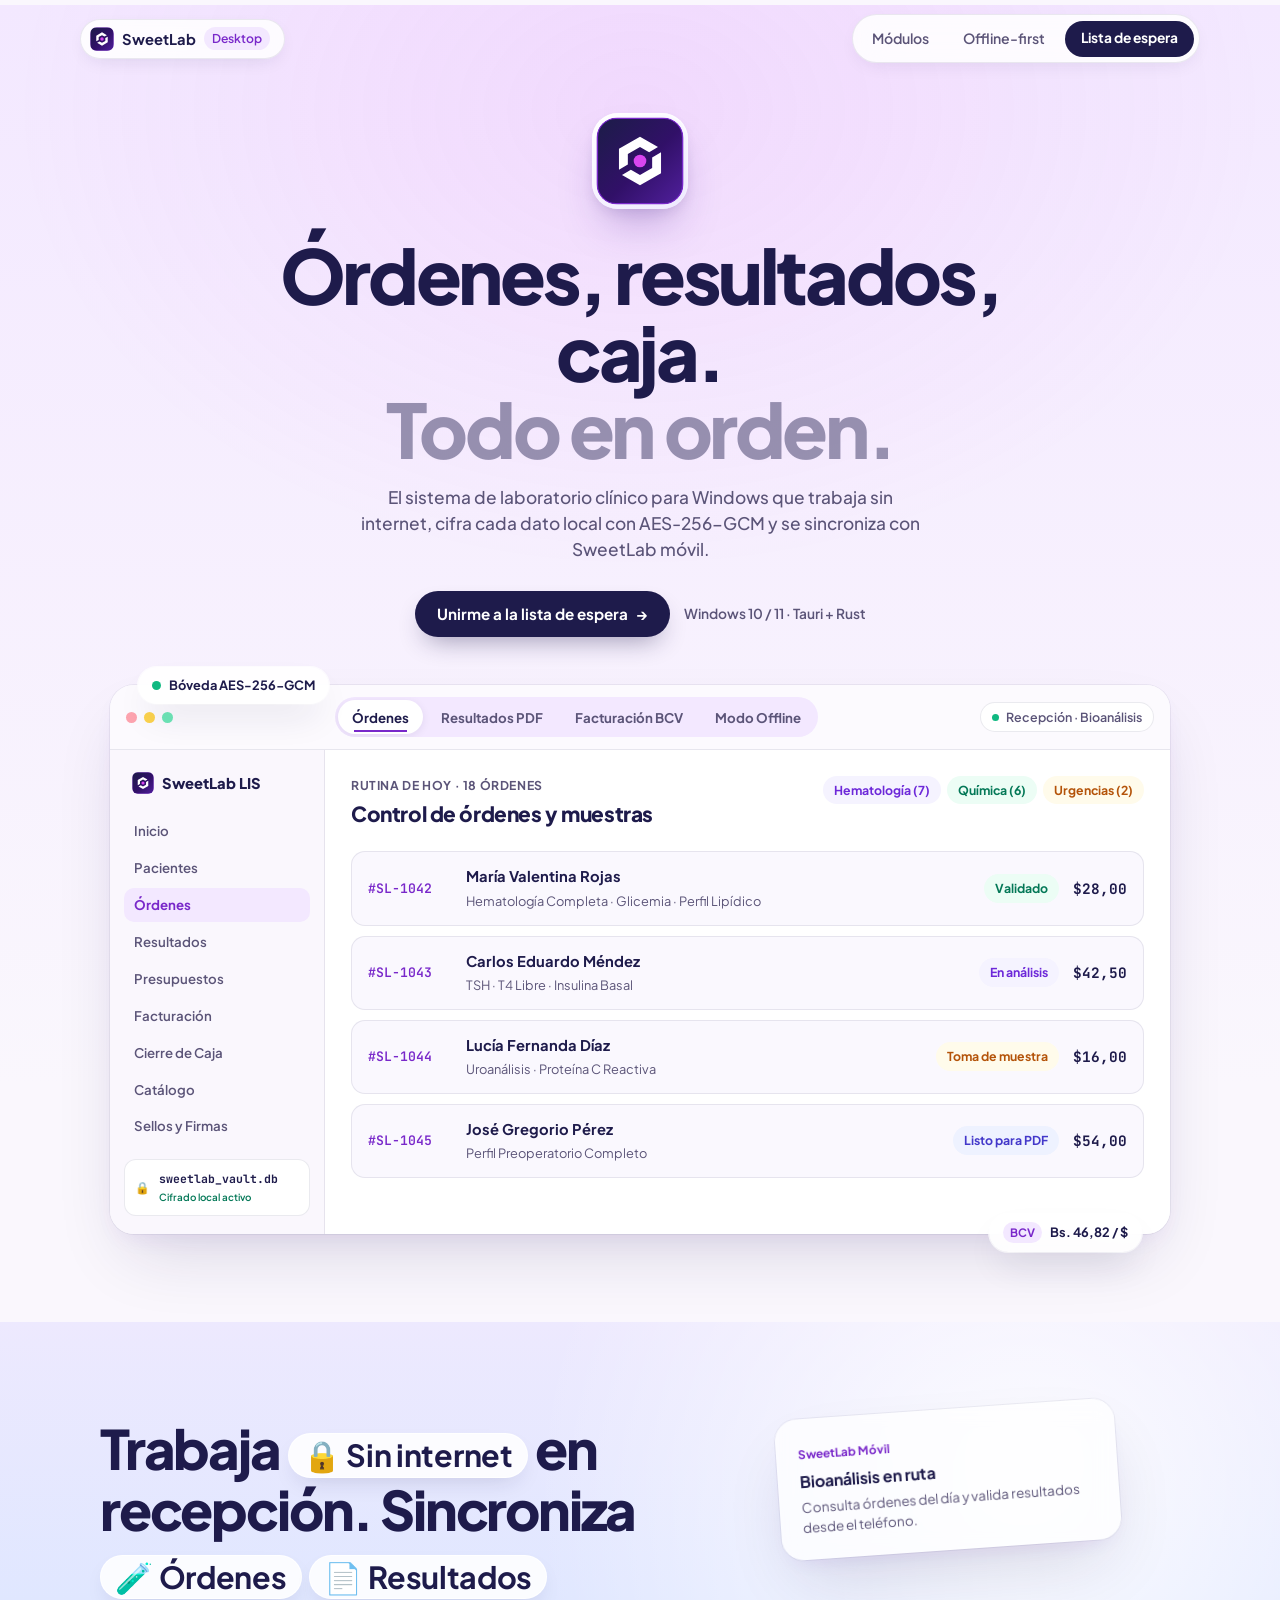
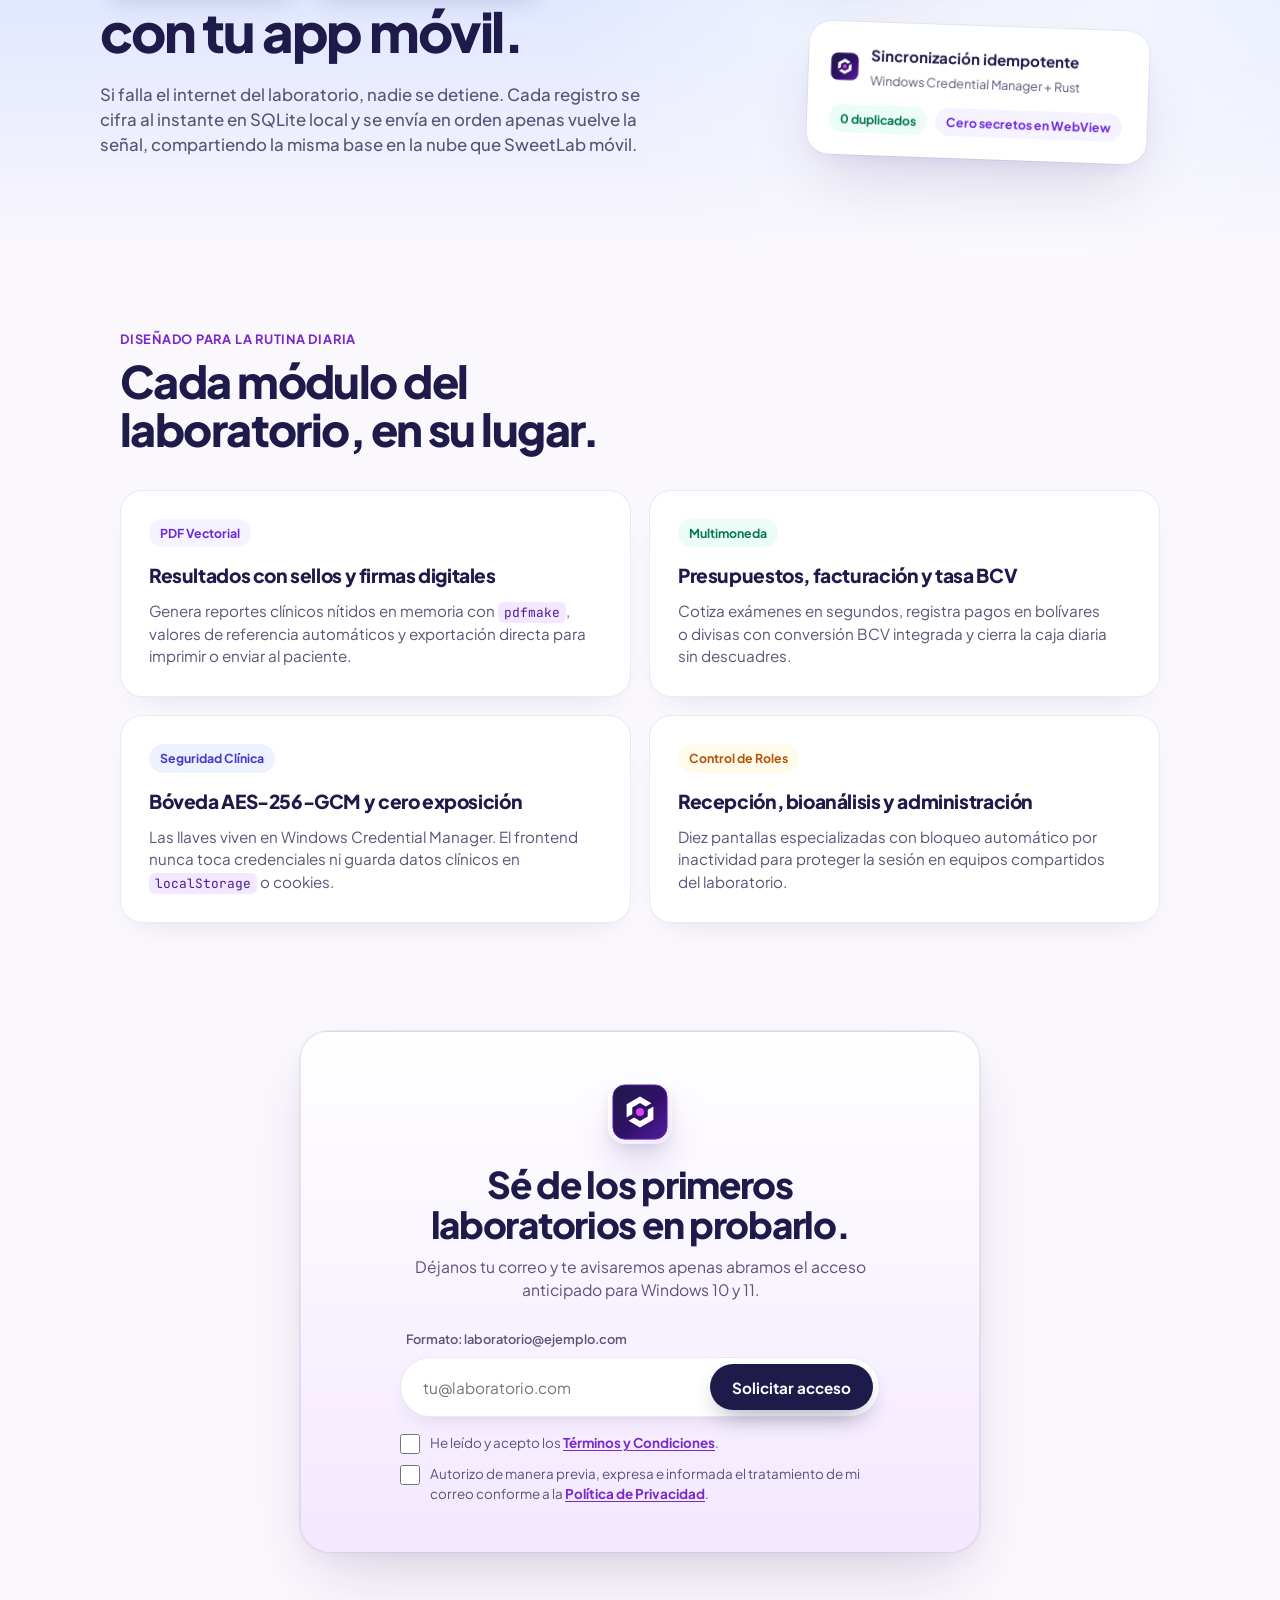
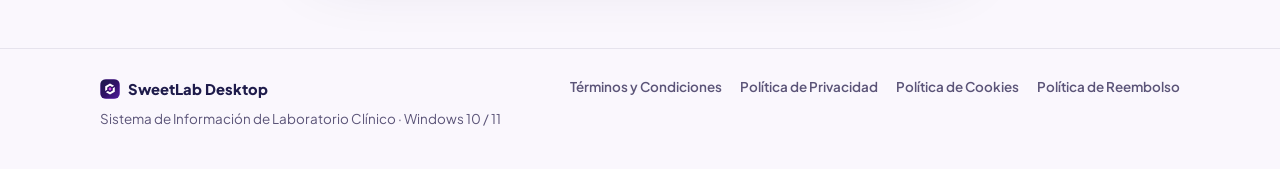
<file: index.html>
<!DOCTYPE html>
<html lang="es">
<head>
  <meta charset="UTF-8" />
  <meta name="viewport" content="width=device-width, initial-scale=1.0" />
  <title>SweetLab Desktop — Sistema de Laboratorio Clínico Offline-First</title>
  <meta
    name="description"
    content="SweetLab Desktop es el Sistema de Información de Laboratorio Clínico (LIS) para Windows: órdenes, resultados en PDF, facturación BCV, cierre de caja y cifrado AES-256-GCM offline-first."
  />
  <link rel="icon" type="image/svg+xml" href="assets/sweet-lab-app-icon.svg" />
  <link rel="alternate icon" type="image/png" href="assets/sweet-lab-logo.png" />
  <link rel="preconnect" href="https://fonts.googleapis.com" />
  <link rel="preconnect" href="https://fonts.gstatic.com" crossorigin />
  <link
    href="https://fonts.googleapis.com/css2?family=Plus+Jakarta+Sans:wght@400;500;600;700;800&family=JetBrains+Mono:wght@500;600&display=swap"
    rel="stylesheet"
  />
  <link rel="stylesheet" href="styles.css" />
</head>
<body>
  <a href="#contenido-principal" class="skip-link visually-hidden">Saltar al contenido principal</a>

  <header class="topbar">
    <div class="topbar-inner">
      <a href="#inicio" class="brand-pill" aria-label="SweetLab Desktop, inicio">
        <img src="assets/sweet-lab-app-icon.svg" alt="" width="24" height="24" class="brand-pill-icon" />
        <span class="brand-pill-name">SweetLab</span>
        <span class="brand-pill-tag">Desktop</span>
      </a>

      <nav class="topbar-nav" aria-label="Navegación principal">
        <a href="#modulos" class="nav-link">Módulos</a>
        <a href="#sincronizacion" class="nav-link">Offline-first</a>
        <a href="#lista-espera" class="pill-cta pill-cta--sm">Lista de espera</a>
      </nav>
    </div>
  </header>

  <main id="contenido-principal" tabindex="-1">
    <!-- Bloque 1: Hero estilo Amie -->
    <section id="inicio" class="hero">
      <div class="hero-backdrop" aria-hidden="true"></div>

      <div class="hero-header">
        <div class="emblem-3d" aria-hidden="true">
          <img src="assets/sweet-lab-app-icon.svg" alt="" width="88" height="88" />
        </div>

        <h1 class="hero-title">
          Órdenes, resultados, caja.<br />
          <span class="hero-title-muted">Todo en orden.</span>
        </h1>

        <p class="hero-subtitle">
          El sistema de laboratorio clínico para Windows que trabaja sin internet, cifra cada dato local con AES-256-GCM y se sincroniza con SweetLab móvil.
        </p>

        <div class="hero-actions">
          <a href="#lista-espera" class="pill-cta">
            Unirme a la lista de espera
            <span class="pill-cta-arrow" aria-hidden="true">→</span>
          </a>
          <span class="hero-platform-note">Windows 10 / 11 · Tauri + Rust</span>
        </div>
      </div>

      <!-- Ventana interactiva de SweetLab Desktop -->
      <div class="app-stage">
        <div class="floating-dock floating-dock--left" aria-hidden="true">
          <span class="dock-dot dock-dot--green"></span>
          <span>Bóveda AES-256-GCM</span>
        </div>

        <div class="floating-dock floating-dock--right" aria-hidden="true">
          <span class="dock-badge">BCV</span>
          <span>Bs. 46,82 / $</span>
        </div>

        <div class="desktop-window" role="region" aria-label="Vista previa interactiva de SweetLab Desktop">
          <!-- Barra superior de la ventana -->
          <div class="window-chrome">
            <div class="window-controls" aria-hidden="true">
              <span class="win-dot win-dot--close"></span>
              <span class="win-dot win-dot--min"></span>
              <span class="win-dot win-dot--max"></span>
            </div>

            <div class="window-tabs" role="tablist" aria-label="Vistas de SweetLab Desktop">
              <button
                type="button"
                role="tab"
                id="tab-ordenes"
                class="win-tab"
                aria-selected="true"
                tabindex="0"
                data-panel="panel-ordenes"
              >
                Órdenes
              </button>
              <button
                type="button"
                role="tab"
                id="tab-resultados"
                class="win-tab"
                aria-selected="false"
                tabindex="-1"
                data-panel="panel-resultados"
              >
                Resultados PDF
              </button>
              <button
                type="button"
                role="tab"
                id="tab-facturacion"
                class="win-tab"
                aria-selected="false"
                tabindex="-1"
                data-panel="panel-facturacion"
              >
                Facturación BCV
              </button>
              <button
                type="button"
                role="tab"
                id="tab-offline"
                class="win-tab"
                aria-selected="false"
                tabindex="-1"
                data-panel="panel-offline"
              >
                Modo Offline
              </button>
            </div>

            <div class="window-status-pill">
              <span class="status-pulse" aria-hidden="true"></span>
              <span>Recepción · Bioanálisis</span>
            </div>
          </div>

          <!-- Cuerpo de la app -->
          <div class="window-body">
            <aside class="app-sidebar" aria-hidden="true">
              <div class="sidebar-brand">
                <img src="assets/sweet-lab-app-icon.svg" alt="" width="22" height="22" />
                <span>SweetLab LIS</span>
              </div>
              <div class="sidebar-group">
                <div class="sidebar-item">Inicio</div>
                <div class="sidebar-item">Pacientes</div>
                <div class="sidebar-item is-highlighted" data-sync-nav="panel-ordenes">Órdenes</div>
                <div class="sidebar-item" data-sync-nav="panel-resultados">Resultados</div>
                <div class="sidebar-item">Presupuestos</div>
                <div class="sidebar-item" data-sync-nav="panel-facturacion">Facturación</div>
                <div class="sidebar-item">Cierre de Caja</div>
                <div class="sidebar-item">Catálogo</div>
                <div class="sidebar-item">Sellos y Firmas</div>
              </div>
              <div class="sidebar-vault" data-sync-nav="panel-offline">
                <span class="vault-lock" aria-hidden="true">🔒</span>
                <div>
                  <strong>sweetlab_vault.db</strong>
                  <small>Cifrado local activo</small>
                </div>
              </div>
            </aside>

            <div class="app-canvas">
              <!-- Panel 1: Órdenes -->
              <div
                id="panel-ordenes"
                role="tabpanel"
                aria-labelledby="tab-ordenes"
                tabindex="0"
                class="app-panel"
              >
                <div class="panel-inner">
                  <div class="panel-header">
                    <div>
                      <span class="panel-eyebrow">Rutina de hoy · 18 órdenes</span>
                      <h2 class="panel-heading">Control de órdenes y muestras</h2>
                    </div>
                    <div class="panel-chip-group">
                      <span class="pastel-chip pastel-chip--lavender">Hematología (7)</span>
                      <span class="pastel-chip pastel-chip--mint">Química (6)</span>
                      <span class="pastel-chip pastel-chip--amber">Urgencias (2)</span>
                    </div>
                  </div>

                  <div class="order-list">
                    <div class="order-row">
                      <div class="order-code">#SL-1042</div>
                      <div class="order-patient">
                        <strong>María Valentina Rojas</strong>
                        <span>Hematología Completa · Glicemia · Perfil Lipídico</span>
                      </div>
                      <span class="pastel-pill pastel-pill--mint">Validado</span>
                      <span class="order-amount">$28,00</span>
                    </div>

                    <div class="order-row">
                      <div class="order-code">#SL-1043</div>
                      <div class="order-patient">
                        <strong>Carlos Eduardo Méndez</strong>
                        <span>TSH · T4 Libre · Insulina Basal</span>
                      </div>
                      <span class="pastel-pill pastel-pill--lavender">En análisis</span>
                      <span class="order-amount">$42,50</span>
                    </div>

                    <div class="order-row">
                      <div class="order-code">#SL-1044</div>
                      <div class="order-patient">
                        <strong>Lucía Fernanda Díaz</strong>
                        <span>Uroanálisis · Proteína C Reactiva</span>
                      </div>
                      <span class="pastel-pill pastel-pill--amber">Toma de muestra</span>
                      <span class="order-amount">$16,00</span>
                    </div>

                    <div class="order-row">
                      <div class="order-code">#SL-1045</div>
                      <div class="order-patient">
                        <strong>José Gregorio Pérez</strong>
                        <span>Perfil Preoperatorio Completo</span>
                      </div>
                      <span class="pastel-pill pastel-pill--sky">Listo para PDF</span>
                      <span class="order-amount">$54,00</span>
                    </div>
                  </div>
                </div>
              </div>

              <!-- Panel 2: Resultados PDF -->
              <div
                id="panel-resultados"
                role="tabpanel"
                aria-labelledby="tab-resultados"
                class="app-panel"
                hidden
              >
                <div class="panel-inner">
                  <div class="panel-header">
                    <div>
                      <span class="panel-eyebrow">Generador vectorial pdfmake</span>
                      <h2 class="panel-heading">Reporte clínico #SL-1042</h2>
                    </div>
                    <span class="pastel-chip pastel-chip--mint">Firma y sello digital listos</span>
                  </div>

                  <div class="pdf-preview-sheet">
                    <div class="pdf-sheet-top">
                      <div>
                        <strong>Paciente:</strong> María Valentina Rojas · 31 años
                      </div>
                      <div class="pdf-meta-code">Ref: 25/11/2026</div>
                    </div>

                    <div class="pdf-table-mock">
                      <div class="pdf-row pdf-row--head">
                        <span>Parámetro</span>
                        <span>Resultado</span>
                        <span>Valor de referencia</span>
                      </div>
                      <div class="pdf-row">
                        <span>Hemoglobina</span>
                        <strong class="val-ok">13,6 g/dL</strong>
                        <span>12,0 – 15,5 g/dL</span>
                      </div>
                      <div class="pdf-row">
                        <span>Leucocitos</span>
                        <strong class="val-ok">6,8 × 10³/µL</strong>
                        <span>4,5 – 11,0 × 10³/µL</span>
                      </div>
                      <div class="pdf-row">
                        <span>Glicemia en ayunas</span>
                        <strong class="val-warn">104 mg/dL ▲</strong>
                        <span>70 – 99 mg/dL</span>
                      </div>
                      <div class="pdf-row">
                        <span>Colesterol total</span>
                        <strong class="val-ok">178 mg/dL</strong>
                        <span>&lt; 200 mg/dL</span>
                      </div>
                    </div>

                    <div class="pdf-stamp-bar">
                      <div class="stamp-box">
                        <span class="stamp-seal">BIOANÁLISIS VALIDADO</span>
                        <small>Lic. Anaís Herrera · MPPS 14.892</small>
                      </div>
                      <span class="pastel-pill pastel-pill--lavender">Exportar PDF / Imprimir</span>
                    </div>
                  </div>
                </div>
              </div>

              <!-- Panel 3: Facturación BCV -->
              <div
                id="panel-facturacion"
                role="tabpanel"
                aria-labelledby="tab-facturacion"
                class="app-panel"
                hidden
              >
                <div class="panel-inner">
                  <div class="panel-header">
                    <div>
                      <span class="panel-eyebrow">Multimoneda + Tasa oficial</span>
                      <h2 class="panel-heading">Facturación y cierre de caja</h2>
                    </div>
                    <span class="pastel-chip pastel-chip--lavender">BCV: Bs. 46,82 / USD</span>
                  </div>

                  <div class="billing-grid">
                    <div class="billing-card">
                      <span class="billing-label">Ingresos del día</span>
                      <strong class="billing-figure">$684,50</strong>
                      <span class="billing-sub">Bs. 32.048,29 equiv.</span>
                    </div>
                    <div class="billing-card">
                      <span class="billing-label">Pago Móvil / Bs.</span>
                      <strong class="billing-figure">Bs. 14.982,40</strong>
                      <span class="billing-sub">9 transacciones</span>
                    </div>
                    <div class="billing-card">
                      <span class="billing-label">Divisas / Zelle</span>
                      <strong class="billing-figure">$364,50</strong>
                      <span class="billing-sub">7 órdenes cobradas</span>
                    </div>
                  </div>

                  <div class="cashier-bar">
                    <div>
                      <strong>Cuadre diario automático</strong>
                      <p>Presupuestos en PDF, abonos parciales y desglose por método de pago sin hojas sueltas.</p>
                    </div>
                    <span class="pastel-pill pastel-pill--mint">Caja cuadrada</span>
                  </div>
                </div>
              </div>

              <!-- Panel 4: Modo Offline -->
              <div
                id="panel-offline"
                role="tabpanel"
                aria-labelledby="tab-offline"
                class="app-panel"
                hidden
              >
                <div class="panel-inner">
                  <div class="panel-header">
                    <div>
                      <span class="panel-eyebrow">Write-through + Cola FIFO</span>
                      <h2 class="panel-heading">Arquitectura offline-first real</h2>
                    </div>
                    <button type="button" id="simular-sync-btn" class="mini-action-btn">
                      Simular reconexión
                    </button>
                  </div>

                  <div class="offline-card">
                    <div class="offline-status-row">
                      <span id="offline-badge" class="pastel-pill pastel-pill--amber">Sin conexión · Guardando en bóveda</span>
                      <span id="offline-counter" class="mono-tag">sync_queue: 3 pendientes</span>
                    </div>

                    <ul id="sync-queue-list" class="sync-queue-list">
                      <li>
                        <span class="queue-op">CREATE_ORDER #SL-1046</span>
                        <span class="queue-state" data-state="queued">En cola local (AES-256)</span>
                      </li>
                      <li>
                        <span class="queue-op">SAVE_RESULTS #SL-1042</span>
                        <span class="queue-state" data-state="queued">En cola local (AES-256)</span>
                      </li>
                      <li>
                        <span class="queue-op">REGISTER_PAYMENT #SL-1044</span>
                        <span class="queue-state" data-state="queued">En cola local (AES-256)</span>
                      </li>
                    </ul>
                  </div>
                </div>
              </div>
            </div>
          </div>
        </div>
      </div>
    </section>

    <!-- Bloque 2: Sección atmosférica estilo Amie con pills inline -->
    <section id="sincronizacion" class="atmosphere-section">
      <div class="atmosphere-inner">
        <div class="atmosphere-copy">
          <h2 class="atmosphere-title">
            Trabaja
            <span class="inline-pill inline-pill--lock">
              <span aria-hidden="true">🔒</span> Sin internet
            </span>
            en recepción. Sincroniza
            <span class="inline-pill inline-pill--orders">
              <span aria-hidden="true">🧪</span> Órdenes
            </span>
            <span class="inline-pill inline-pill--results">
              <span aria-hidden="true">📄</span> Resultados
            </span>
            con tu app móvil.
          </h2>
          <p class="atmosphere-text">
            Si falla el internet del laboratorio, nadie se detiene. Cada registro se cifra al instante en SQLite local y se envía en orden apenas vuelve la señal, compartiendo la misma base en la nube que SweetLab móvil.
          </p>
        </div>

        <div class="sync-showcase" aria-hidden="true">
          <div class="sync-card sync-card--back">
            <span class="sync-card-tag">SweetLab Móvil</span>
            <strong>Bioanálisis en ruta</strong>
            <p>Consulta órdenes del día y valida resultados desde el teléfono.</p>
          </div>

          <div class="sync-card sync-card--front">
            <div class="sync-card-head">
              <img src="assets/sweet-lab-app-icon.svg" alt="" width="28" height="28" />
              <div>
                <strong>Sincronización idempotente</strong>
                <span>Windows Credential Manager + Rust</span>
              </div>
            </div>
            <div class="sync-pill-row">
              <span class="pastel-pill pastel-pill--mint">0 duplicados</span>
              <span class="pastel-pill pastel-pill--lavender">Cero secretos en WebView</span>
            </div>
          </div>
        </div>
      </div>
    </section>

    <!-- Bloque 3: Módulos clave en tarjetas táctiles -->
    <section id="modulos" class="bento-section">
      <div class="section-intro">
        <span class="section-eyebrow">Diseñado para la rutina diaria</span>
        <h2 class="section-title">Cada módulo del laboratorio, en su lugar.</h2>
      </div>

      <div class="bento-grid">
        <article class="bento-card">
          <span class="bento-badge pastel-pill pastel-pill--lavender">PDF Vectorial</span>
          <h3>Resultados con sellos y firmas digitales</h3>
          <p>
            Genera reportes clínicos nítidos en memoria con <code>pdfmake</code>, valores de referencia automáticos y exportación directa para imprimir o enviar al paciente.
          </p>
        </article>

        <article class="bento-card">
          <span class="bento-badge pastel-pill pastel-pill--mint">Multimoneda</span>
          <h3>Presupuestos, facturación y tasa BCV</h3>
          <p>
            Cotiza exámenes en segundos, registra pagos en bolívares o divisas con conversión BCV integrada y cierra la caja diaria sin descuadres.
          </p>
        </article>

        <article class="bento-card">
          <span class="bento-badge pastel-pill pastel-pill--sky">Seguridad Clínica</span>
          <h3>Bóveda AES-256-GCM y cero exposición</h3>
          <p>
            Las llaves viven en Windows Credential Manager. El frontend nunca toca credenciales ni guarda datos clínicos en <code>localStorage</code> o cookies.
          </p>
        </article>

        <article class="bento-card">
          <span class="bento-badge pastel-pill pastel-pill--amber">Control de Roles</span>
          <h3>Recepción, bioanálisis y administración</h3>
          <p>
            Diez pantallas especializadas con bloqueo automático por inactividad para proteger la sesión en equipos compartidos del laboratorio.
          </p>
        </article>
      </div>
    </section>

    <!-- Bloque 4: Lista de espera / Acceso anticipado -->
    <section id="lista-espera" class="waitlist-section">
      <div class="waitlist-card">
        <div class="emblem-3d emblem-3d--sm" aria-hidden="true">
          <img src="assets/sweet-lab-app-icon.svg" alt="" width="56" height="56" />
        </div>

        <h2 class="waitlist-title">Sé de los primeros laboratorios en probarlo.</h2>
        <p class="waitlist-subtitle">
          Déjanos tu correo y te avisaremos apenas abramos el acceso anticipado para Windows 10 y 11.
        </p>

        <form id="waitlist-form" class="waitlist-form" novalidate>
          <div class="waitlist-field-group">
            <label for="waitlist-email" class="visually-hidden">Correo electrónico del laboratorio</label>
            <span id="email-hint" class="field-hint">Formato: laboratorio@ejemplo.com</span>

            <div class="waitlist-input-row">
              <input
                type="email"
                id="waitlist-email"
                name="email"
                required
                autocomplete="email"
                placeholder="tu@laboratorio.com"
                aria-describedby="email-hint"
                aria-invalid="false"
                data-error="email-error"
              />
              <button type="submit" id="waitlist-submit" class="pill-cta">
                Solicitar acceso
              </button>
            </div>

            <div id="email-error" class="error-msg">
              <span role="img" aria-label="Error">✕</span> Ingresa un correo válido en formato nombre@dominio.com.
            </div>
          </div>

          <fieldset class="consent-fieldset">
            <legend class="visually-hidden">Autorizaciones legales obligatorias</legend>

            <div class="consent-item">
              <label class="consent-check" for="accept-terms">
                <input
                  type="checkbox"
                  id="accept-terms"
                  name="accept_terms"
                  required
                  aria-invalid="false"
                  data-error="terms-error"
                />
                <span>
                  He leído y acepto los
                  <a href="terminos.html" data-legal-modal="terminos">Términos y Condiciones</a>.
                </span>
              </label>
              <div id="terms-error" class="error-msg">
                <span role="img" aria-label="Error">✕</span> Debes aceptar los Términos y Condiciones para continuar.
              </div>
            </div>

            <div class="consent-item">
              <label class="consent-check" for="accept-privacy">
                <input
                  type="checkbox"
                  id="accept-privacy"
                  name="accept_privacy"
                  required
                  aria-invalid="false"
                  data-error="privacy-error"
                />
                <span>
                  Autorizo de manera previa, expresa e informada el tratamiento de mi correo conforme a la
                  <a href="privacidad.html" data-legal-modal="privacidad">Política de Privacidad</a>.
                </span>
              </label>
              <div id="privacy-error" class="error-msg">
                <span role="img" aria-label="Error">✕</span> Debes autorizar la Política de Privacidad para registrarte.
              </div>
            </div>
          </fieldset>

          <div id="waitlist-feedback" class="waitlist-feedback" hidden></div>
        </form>
      </div>
    </section>
  </main>

  <footer class="site-footer">
    <div class="footer-inner">
      <div class="footer-brand">
        <img src="assets/sweet-lab-app-icon.svg" alt="" width="20" height="20" />
        <span>SweetLab Desktop</span>
      </div>
      <nav class="footer-legal-links" aria-label="Documentos legales">
        <a href="terminos.html">Términos y Condiciones</a>
        <a href="privacidad.html">Política de Privacidad</a>
        <a href="cookies.html">Política de Cookies</a>
        <a href="reembolso.html">Política de Reembolso</a>
      </nav>
      <p class="footer-note">Sistema de Información de Laboratorio Clínico · Windows 10 / 11</p>
    </div>
  </footer>

  <dialog id="legal-modal" class="legal-modal" closedby="any" aria-labelledby="legal-modal-title">
    <div class="legal-modal-shell">
      <div class="legal-modal-header">
        <div>
          <span id="legal-modal-eyebrow" class="section-eyebrow">Documento legal</span>
          <h1 id="legal-modal-title" class="legal-modal-title">Documento</h1>
        </div>
        <button type="button" id="legal-modal-close" class="legal-modal-close" aria-label="Cerrar ventana" autofocus>
          ✕
        </button>
      </div>
      <div id="legal-modal-body" class="legal-modal-body"></div>
      <div class="legal-modal-footer">
        <a id="legal-modal-external" href="terminos.html" target="_blank" rel="noopener noreferrer" class="legal-modal-ext">
          Abrir en página completa ↗
        </a>
        <form method="dialog">
          <button type="submit" class="pill-cta pill-cta--sm">Cerrar</button>
        </form>
      </div>
    </div>
  </dialog>

  <script src="app.js"></script>
</body>
</html>
</file>
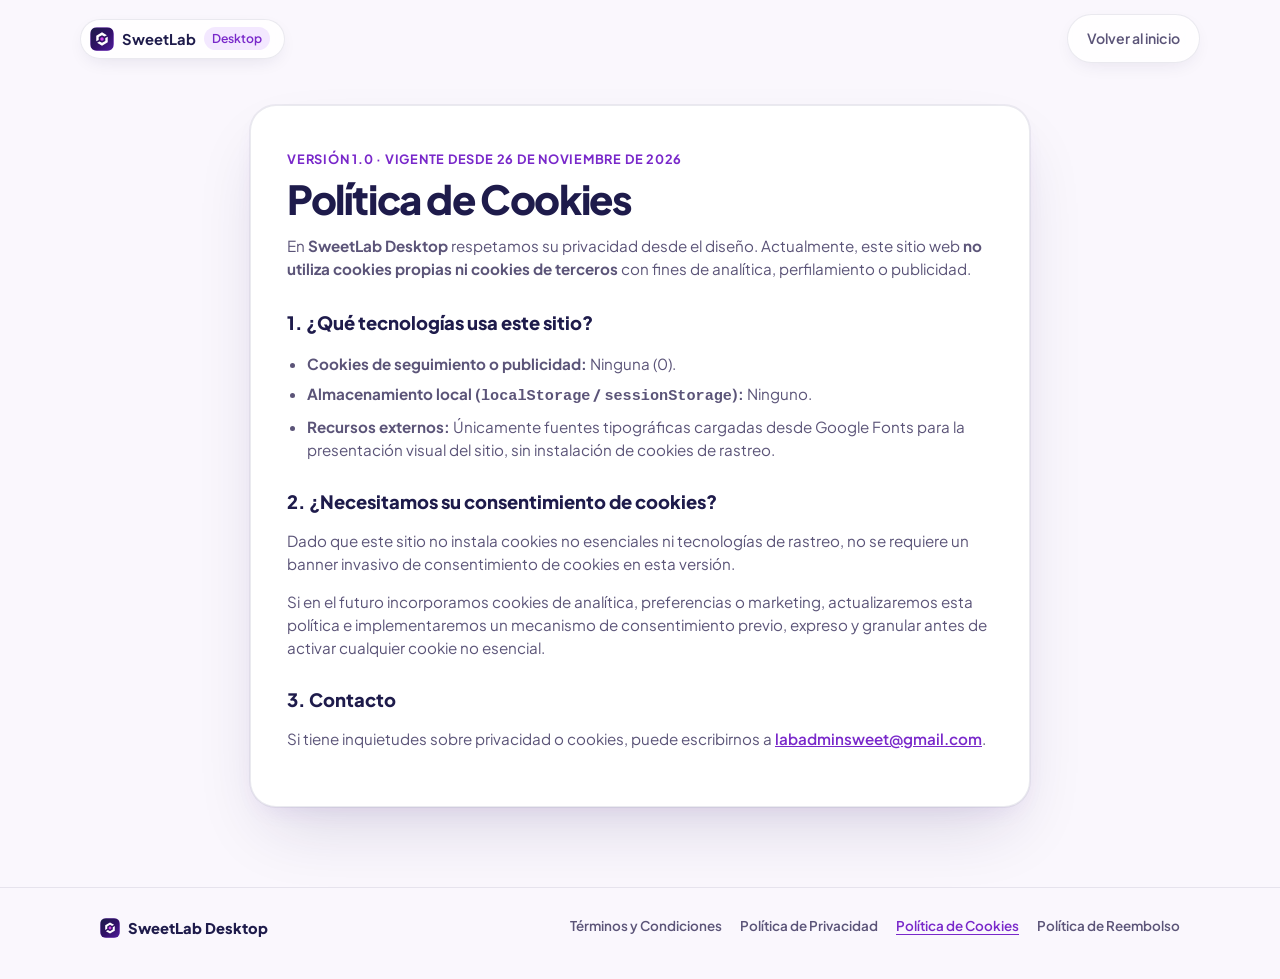
<file: cookies.html>
<!DOCTYPE html>
<html lang="es">
<head>
  <meta charset="UTF-8" />
  <meta name="viewport" content="width=device-width, initial-scale=1.0" />
  <title>Política de Cookies — SweetLab Desktop</title>
  <link rel="icon" type="image/svg+xml" href="assets/sweet-lab-app-icon.svg" />
  <link rel="alternate icon" type="image/png" href="assets/sweet-lab-logo.png" />
  <link rel="preconnect" href="https://fonts.googleapis.com" />
  <link rel="preconnect" href="https://fonts.gstatic.com" crossorigin />
  <link href="https://fonts.googleapis.com/css2?family=Plus+Jakarta+Sans:wght@400;500;600;700;800&display=swap" rel="stylesheet" />
  <link rel="stylesheet" href="styles.css" />
</head>
<body>
  <header class="topbar">
    <div class="topbar-inner">
      <a href="index.html" class="brand-pill">
        <img src="assets/sweet-lab-app-icon.svg" alt="" width="24" height="24" class="brand-pill-icon" />
        <span class="brand-pill-name">SweetLab</span>
        <span class="brand-pill-tag">Desktop</span>
      </a>
      <nav class="topbar-nav" aria-label="Navegación legal">
        <a href="index.html" class="nav-link">Volver al inicio</a>
      </nav>
    </div>
  </header>

  <main class="legal-page">
    <article class="legal-card">
      <span class="section-eyebrow">Versión 1.0 · Vigente desde 26 de noviembre de 2026</span>
      <h1>Política de Cookies</h1>
      <p class="legal-lead">
        En <strong>SweetLab Desktop</strong> respetamos su privacidad desde el diseño. Actualmente, este sitio web <strong>no utiliza cookies propias ni cookies de terceros</strong> con fines de analítica, perfilamiento o publicidad.
      </p>

      <h2>1. ¿Qué tecnologías usa este sitio?</h2>
      <ul>
        <li><strong>Cookies de seguimiento o publicidad:</strong> Ninguna (0).</li>
        <li><strong>Almacenamiento local (<code>localStorage</code> / <code>sessionStorage</code>):</strong> Ninguno.</li>
        <li><strong>Recursos externos:</strong> Únicamente fuentes tipográficas cargadas desde Google Fonts para la presentación visual del sitio, sin instalación de cookies de rastreo.</li>
      </ul>

      <h2>2. ¿Necesitamos su consentimiento de cookies?</h2>
      <p>
        Dado que este sitio no instala cookies no esenciales ni tecnologías de rastreo, no se requiere un banner invasivo de consentimiento de cookies en esta versión.
      </p>
      <p>
        Si en el futuro incorporamos cookies de analítica, preferencias o marketing, actualizaremos esta política e implementaremos un mecanismo de consentimiento previo, expreso y granular antes de activar cualquier cookie no esencial.
      </p>

      <h2>3. Contacto</h2>
      <p>
        Si tiene inquietudes sobre privacidad o cookies, puede escribirnos a <a href="mailto:labadminsweet@gmail.com">labadminsweet@gmail.com</a>.
      </p>
    </article>
  </main>

  <footer class="site-footer">
    <div class="footer-inner">
      <div class="footer-brand">
        <img src="assets/sweet-lab-app-icon.svg" alt="" width="20" height="20" />
        <span>SweetLab Desktop</span>
      </div>
      <nav class="footer-legal-links" aria-label="Documentos legales">
        <a href="terminos.html">Términos y Condiciones</a>
        <a href="privacidad.html">Política de Privacidad</a>
        <a href="cookies.html" aria-current="page">Política de Cookies</a>
        <a href="reembolso.html">Política de Reembolso</a>
      </nav>
    </div>
  </footer>
</body>
</html>
</file>
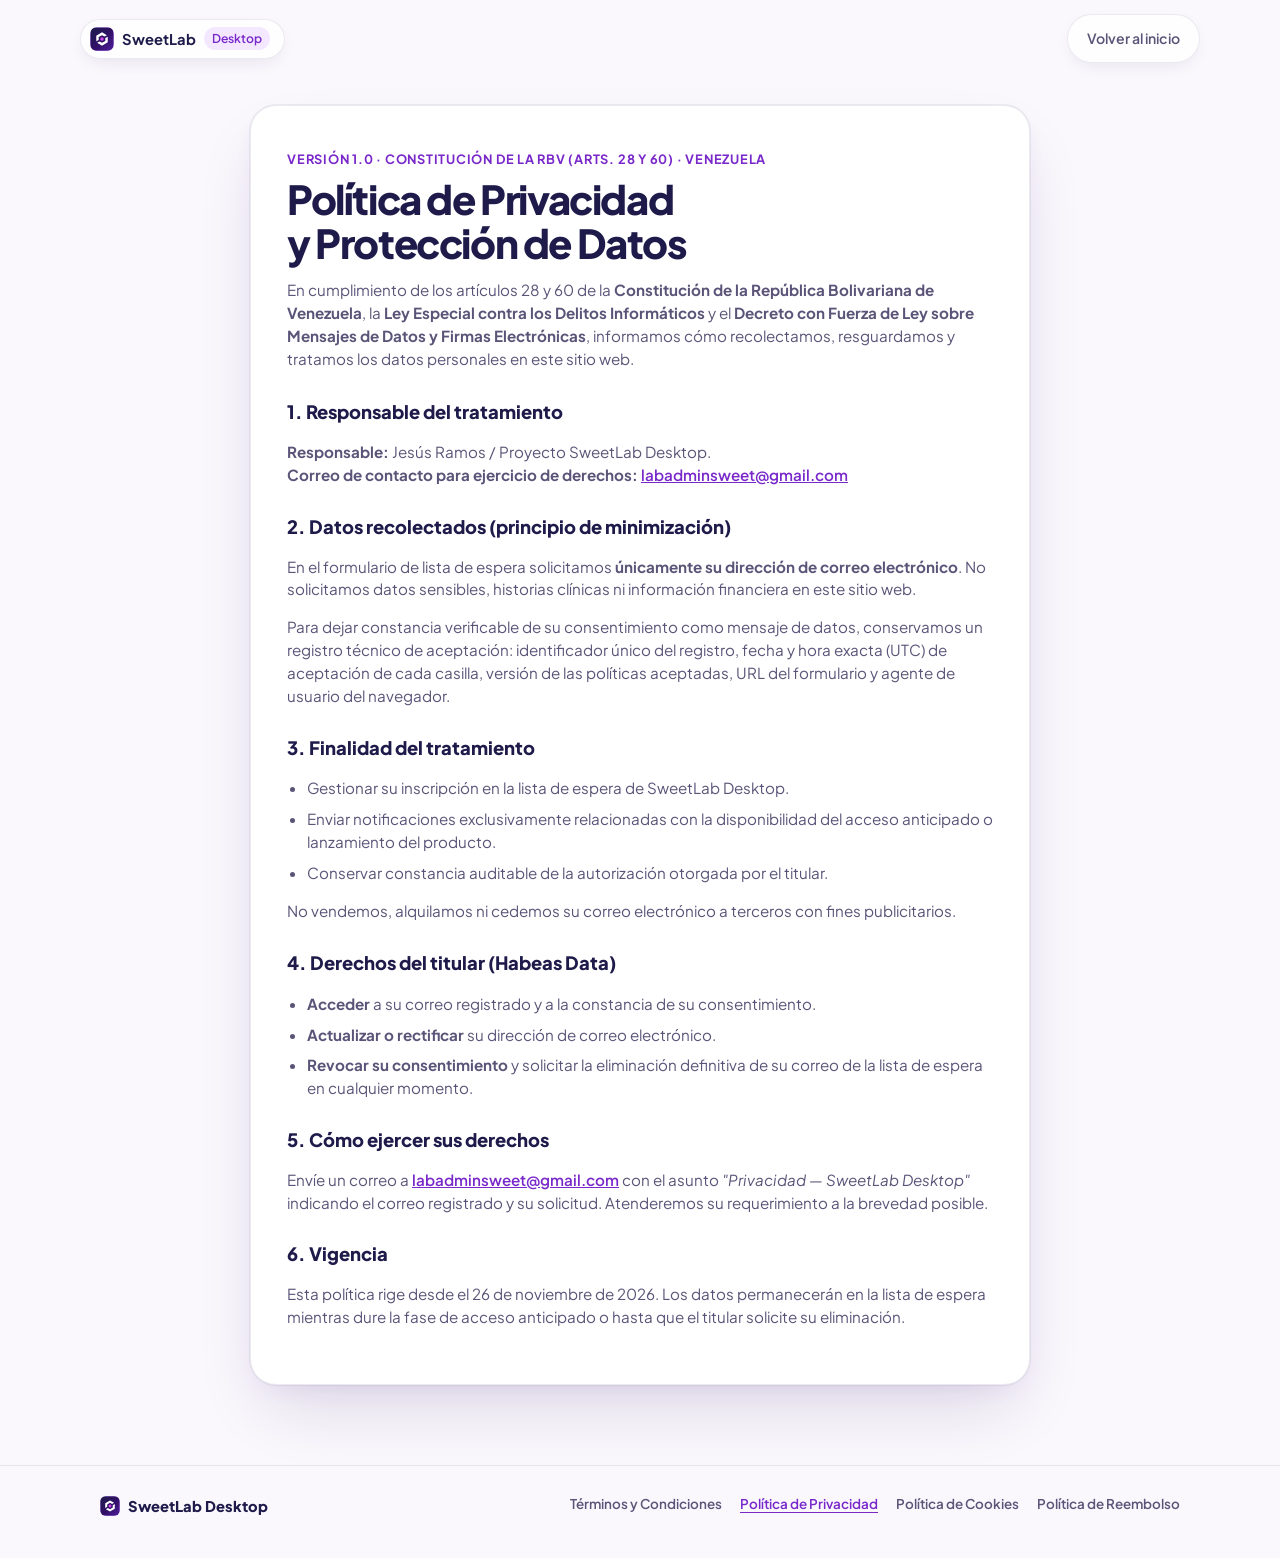
<file: privacidad.html>
<!DOCTYPE html>
<html lang="es">
<head>
  <meta charset="UTF-8" />
  <meta name="viewport" content="width=device-width, initial-scale=1.0" />
  <title>Política de Privacidad — SweetLab Desktop</title>
  <link rel="icon" type="image/svg+xml" href="assets/sweet-lab-app-icon.svg" />
  <link rel="alternate icon" type="image/png" href="assets/sweet-lab-logo.png" />
  <link rel="preconnect" href="https://fonts.googleapis.com" />
  <link rel="preconnect" href="https://fonts.gstatic.com" crossorigin />
  <link href="https://fonts.googleapis.com/css2?family=Plus+Jakarta+Sans:wght@400;500;600;700;800&display=swap" rel="stylesheet" />
  <link rel="stylesheet" href="styles.css" />
</head>
<body>
  <header class="topbar">
    <div class="topbar-inner">
      <a href="index.html" class="brand-pill">
        <img src="assets/sweet-lab-app-icon.svg" alt="" width="24" height="24" class="brand-pill-icon" />
        <span class="brand-pill-name">SweetLab</span>
        <span class="brand-pill-tag">Desktop</span>
      </a>
      <nav class="topbar-nav" aria-label="Navegación legal">
        <a href="index.html" class="nav-link">Volver al inicio</a>
      </nav>
    </div>
  </header>

  <main class="legal-page">
    <article class="legal-card">
      <span class="section-eyebrow">Versión 1.0 · Constitución de la RBV (Arts. 28 y 60) · Venezuela</span>
      <h1>Política de Privacidad y Protección de Datos</h1>
      <p class="legal-lead">
        En cumplimiento de los artículos 28 y 60 de la <strong>Constitución de la República Bolivariana de Venezuela</strong>, la <strong>Ley Especial contra los Delitos Informáticos</strong> y el <strong>Decreto con Fuerza de Ley sobre Mensajes de Datos y Firmas Electrónicas</strong>, informamos cómo recolectamos, resguardamos y tratamos los datos personales en este sitio web.
      </p>

      <h2>1. Responsable del tratamiento</h2>
      <p>
        <strong>Responsable:</strong> Jesús Ramos / Proyecto SweetLab Desktop.<br />
        <strong>Correo de contacto para ejercicio de derechos:</strong> <a href="mailto:labadminsweet@gmail.com">labadminsweet@gmail.com</a>
      </p>

      <h2>2. Datos recolectados (principio de minimización)</h2>
      <p>
        En el formulario de lista de espera solicitamos <strong>únicamente su dirección de correo electrónico</strong>. No solicitamos datos sensibles, historias clínicas ni información financiera en este sitio web.
      </p>
      <p>
        Para dejar constancia verificable de su consentimiento como mensaje de datos, conservamos un registro técnico de aceptación: identificador único del registro, fecha y hora exacta (UTC) de aceptación de cada casilla, versión de las políticas aceptadas, URL del formulario y agente de usuario del navegador.
      </p>

      <h2>3. Finalidad del tratamiento</h2>
      <ul>
        <li>Gestionar su inscripción en la lista de espera de SweetLab Desktop.</li>
        <li>Enviar notificaciones exclusivamente relacionadas con la disponibilidad del acceso anticipado o lanzamiento del producto.</li>
        <li>Conservar constancia auditable de la autorización otorgada por el titular.</li>
      </ul>
      <p>
        No vendemos, alquilamos ni cedemos su correo electrónico a terceros con fines publicitarios.
      </p>

      <h2>4. Derechos del titular (Habeas Data)</h2>
      <ul>
        <li><strong>Acceder</strong> a su correo registrado y a la constancia de su consentimiento.</li>
        <li><strong>Actualizar o rectificar</strong> su dirección de correo electrónico.</li>
        <li><strong>Revocar su consentimiento</strong> y solicitar la eliminación definitiva de su correo de la lista de espera en cualquier momento.</li>
      </ul>

      <h2>5. Cómo ejercer sus derechos</h2>
      <p>
        Envíe un correo a <a href="mailto:labadminsweet@gmail.com">labadminsweet@gmail.com</a> con el asunto <em>"Privacidad — SweetLab Desktop"</em> indicando el correo registrado y su solicitud. Atenderemos su requerimiento a la brevedad posible.
      </p>

      <h2>6. Vigencia</h2>
      <p>
        Esta política rige desde el 26 de noviembre de 2026. Los datos permanecerán en la lista de espera mientras dure la fase de acceso anticipado o hasta que el titular solicite su eliminación.
      </p>
    </article>
  </main>

  <footer class="site-footer">
    <div class="footer-inner">
      <div class="footer-brand">
        <img src="assets/sweet-lab-app-icon.svg" alt="" width="20" height="20" />
        <span>SweetLab Desktop</span>
      </div>
      <nav class="footer-legal-links" aria-label="Documentos legales">
        <a href="terminos.html">Términos y Condiciones</a>
        <a href="privacidad.html" aria-current="page">Política de Privacidad</a>
        <a href="cookies.html">Política de Cookies</a>
        <a href="reembolso.html">Política de Reembolso</a>
      </nav>
    </div>
  </footer>
</body>
</html>
</file>
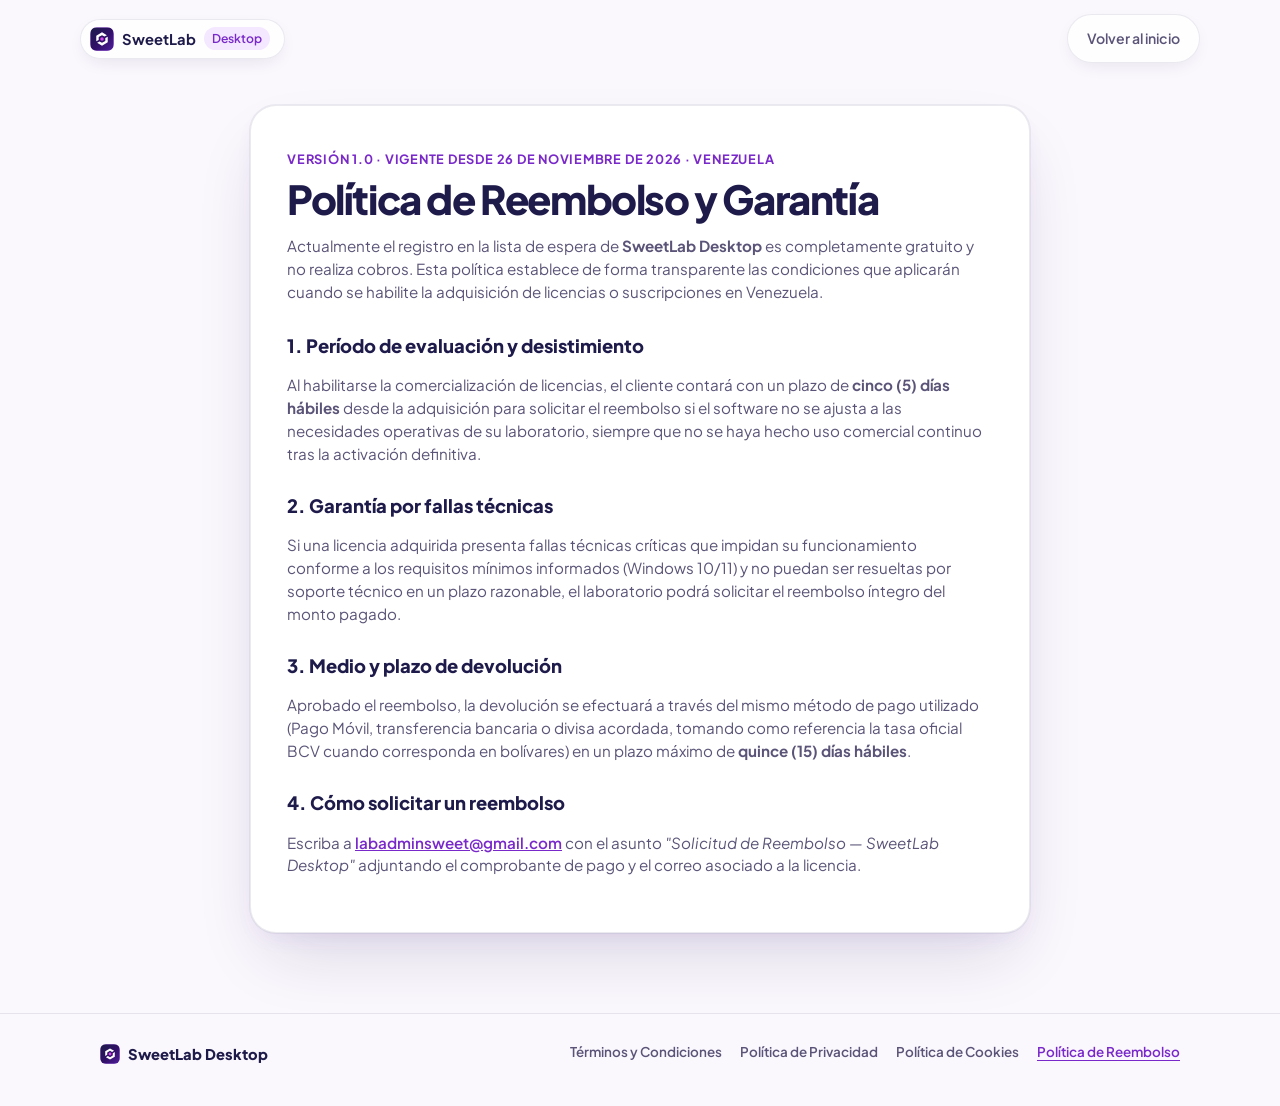
<file: reembolso.html>
<!DOCTYPE html>
<html lang="es">
<head>
  <meta charset="UTF-8" />
  <meta name="viewport" content="width=device-width, initial-scale=1.0" />
  <title>Política de Reembolso — SweetLab Desktop</title>
  <link rel="icon" type="image/svg+xml" href="assets/sweet-lab-app-icon.svg" />
  <link rel="alternate icon" type="image/png" href="assets/sweet-lab-logo.png" />
  <link rel="preconnect" href="https://fonts.googleapis.com" />
  <link rel="preconnect" href="https://fonts.gstatic.com" crossorigin />
  <link href="https://fonts.googleapis.com/css2?family=Plus+Jakarta+Sans:wght@400;500;600;700;800&display=swap" rel="stylesheet" />
  <link rel="stylesheet" href="styles.css" />
</head>
<body>
  <header class="topbar">
    <div class="topbar-inner">
      <a href="index.html" class="brand-pill">
        <img src="assets/sweet-lab-app-icon.svg" alt="" width="24" height="24" class="brand-pill-icon" />
        <span class="brand-pill-name">SweetLab</span>
        <span class="brand-pill-tag">Desktop</span>
      </a>
      <nav class="topbar-nav" aria-label="Navegación legal">
        <a href="index.html" class="nav-link">Volver al inicio</a>
      </nav>
    </div>
  </header>

  <main class="legal-page">
    <article class="legal-card">
      <span class="section-eyebrow">Versión 1.0 · Vigente desde 26 de noviembre de 2026 · Venezuela</span>
      <h1>Política de Reembolso y Garantía</h1>
      <p class="legal-lead">
        Actualmente el registro en la lista de espera de <strong>SweetLab Desktop</strong> es completamente gratuito y no realiza cobros. Esta política establece de forma transparente las condiciones que aplicarán cuando se habilite la adquisición de licencias o suscripciones en Venezuela.
      </p>

      <h2>1. Período de evaluación y desistimiento</h2>
      <p>
        Al habilitarse la comercialización de licencias, el cliente contará con un plazo de <strong>cinco (5) días hábiles</strong> desde la adquisición para solicitar el reembolso si el software no se ajusta a las necesidades operativas de su laboratorio, siempre que no se haya hecho uso comercial continuo tras la activación definitiva.
      </p>

      <h2>2. Garantía por fallas técnicas</h2>
      <p>
        Si una licencia adquirida presenta fallas técnicas críticas que impidan su funcionamiento conforme a los requisitos mínimos informados (Windows 10/11) y no puedan ser resueltas por soporte técnico en un plazo razonable, el laboratorio podrá solicitar el reembolso íntegro del monto pagado.
      </p>

      <h2>3. Medio y plazo de devolución</h2>
      <p>
        Aprobado el reembolso, la devolución se efectuará a través del mismo método de pago utilizado (Pago Móvil, transferencia bancaria o divisa acordada, tomando como referencia la tasa oficial BCV cuando corresponda en bolívares) en un plazo máximo de <strong>quince (15) días hábiles</strong>.
      </p>

      <h2>4. Cómo solicitar un reembolso</h2>
      <p>
        Escriba a <a href="mailto:labadminsweet@gmail.com">labadminsweet@gmail.com</a> con el asunto <em>"Solicitud de Reembolso — SweetLab Desktop"</em> adjuntando el comprobante de pago y el correo asociado a la licencia.
      </p>
    </article>
  </main>

  <footer class="site-footer">
    <div class="footer-inner">
      <div class="footer-brand">
        <img src="assets/sweet-lab-app-icon.svg" alt="" width="20" height="20" />
        <span>SweetLab Desktop</span>
      </div>
      <nav class="footer-legal-links" aria-label="Documentos legales">
        <a href="terminos.html">Términos y Condiciones</a>
        <a href="privacidad.html">Política de Privacidad</a>
        <a href="cookies.html">Política de Cookies</a>
        <a href="reembolso.html" aria-current="page">Política de Reembolso</a>
      </nav>
    </div>
  </footer>
</body>
</html>
</file>
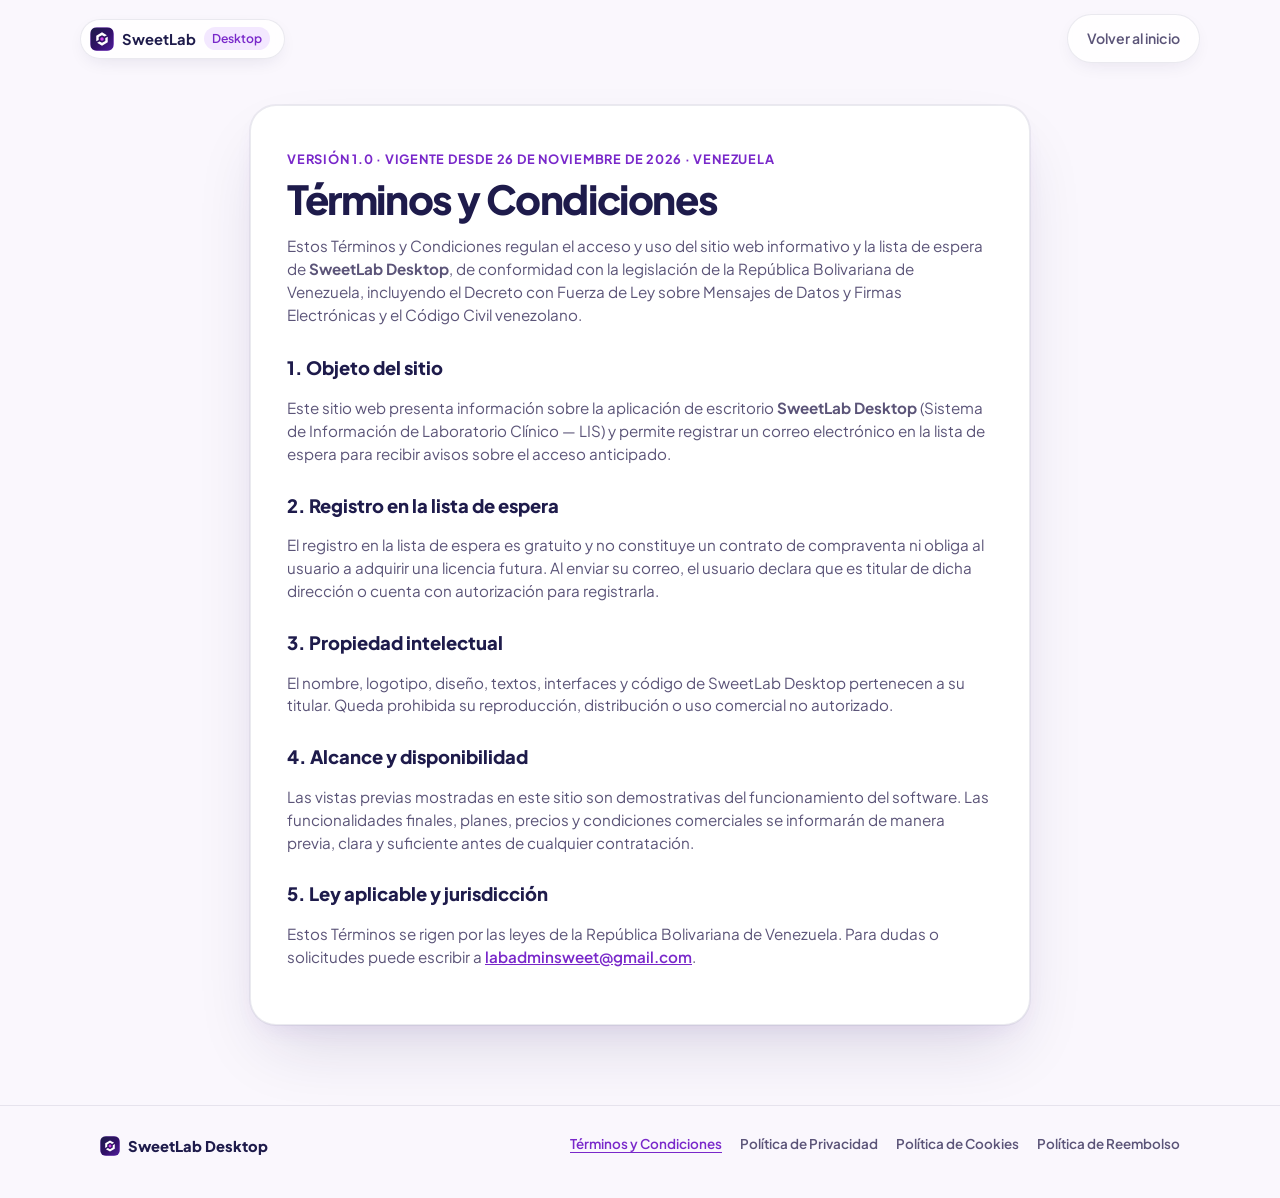
<file: terminos.html>
<!DOCTYPE html>
<html lang="es">
<head>
  <meta charset="UTF-8" />
  <meta name="viewport" content="width=device-width, initial-scale=1.0" />
  <title>Términos y Condiciones — SweetLab Desktop</title>
  <link rel="icon" type="image/svg+xml" href="assets/sweet-lab-app-icon.svg" />
  <link rel="alternate icon" type="image/png" href="assets/sweet-lab-logo.png" />
  <link rel="preconnect" href="https://fonts.googleapis.com" />
  <link rel="preconnect" href="https://fonts.gstatic.com" crossorigin />
  <link href="https://fonts.googleapis.com/css2?family=Plus+Jakarta+Sans:wght@400;500;600;700;800&display=swap" rel="stylesheet" />
  <link rel="stylesheet" href="styles.css" />
</head>
<body>
  <header class="topbar">
    <div class="topbar-inner">
      <a href="index.html" class="brand-pill">
        <img src="assets/sweet-lab-app-icon.svg" alt="" width="24" height="24" class="brand-pill-icon" />
        <span class="brand-pill-name">SweetLab</span>
        <span class="brand-pill-tag">Desktop</span>
      </a>
      <nav class="topbar-nav" aria-label="Navegación legal">
        <a href="index.html" class="nav-link">Volver al inicio</a>
      </nav>
    </div>
  </header>

  <main class="legal-page">
    <article class="legal-card">
      <span class="section-eyebrow">Versión 1.0 · Vigente desde 26 de noviembre de 2026 · Venezuela</span>
      <h1>Términos y Condiciones</h1>
      <p class="legal-lead">
        Estos Términos y Condiciones regulan el acceso y uso del sitio web informativo y la lista de espera de <strong>SweetLab Desktop</strong>, de conformidad con la legislación de la República Bolivariana de Venezuela, incluyendo el Decreto con Fuerza de Ley sobre Mensajes de Datos y Firmas Electrónicas y el Código Civil venezolano.
      </p>

      <h2>1. Objeto del sitio</h2>
      <p>
        Este sitio web presenta información sobre la aplicación de escritorio <strong>SweetLab Desktop</strong> (Sistema de Información de Laboratorio Clínico — LIS) y permite registrar un correo electrónico en la lista de espera para recibir avisos sobre el acceso anticipado.
      </p>

      <h2>2. Registro en la lista de espera</h2>
      <p>
        El registro en la lista de espera es gratuito y no constituye un contrato de compraventa ni obliga al usuario a adquirir una licencia futura. Al enviar su correo, el usuario declara que es titular de dicha dirección o cuenta con autorización para registrarla.
      </p>

      <h2>3. Propiedad intelectual</h2>
      <p>
        El nombre, logotipo, diseño, textos, interfaces y código de SweetLab Desktop pertenecen a su titular. Queda prohibida su reproducción, distribución o uso comercial no autorizado.
      </p>

      <h2>4. Alcance y disponibilidad</h2>
      <p>
        Las vistas previas mostradas en este sitio son demostrativas del funcionamiento del software. Las funcionalidades finales, planes, precios y condiciones comerciales se informarán de manera previa, clara y suficiente antes de cualquier contratación.
      </p>

      <h2>5. Ley aplicable y jurisdicción</h2>
      <p>
        Estos Términos se rigen por las leyes de la República Bolivariana de Venezuela. Para dudas o solicitudes puede escribir a <a href="mailto:labadminsweet@gmail.com">labadminsweet@gmail.com</a>.
      </p>
    </article>
  </main>

  <footer class="site-footer">
    <div class="footer-inner">
      <div class="footer-brand">
        <img src="assets/sweet-lab-app-icon.svg" alt="" width="20" height="20" />
        <span>SweetLab Desktop</span>
      </div>
      <nav class="footer-legal-links" aria-label="Documentos legales">
        <a href="terminos.html" aria-current="page">Términos y Condiciones</a>
        <a href="privacidad.html">Política de Privacidad</a>
        <a href="cookies.html">Política de Cookies</a>
        <a href="reembolso.html">Política de Reembolso</a>
      </nav>
    </div>
  </footer>
</body>
</html>
</file>
<file: styles.css>
:root {
  --target-size: 24px;
  --sl-primary: #7928CA;
  --sl-accent: #D946EF;
  --sl-deep: #4C1D95;
  --sl-ink: #1E1B4B;
  --sl-ink-muted: #5B5478;
  --sl-canvas: #FAF7FD;
  --sl-lavender: #F3E8FF;
  --sl-lavender-strong: #E9D5FF;
  --sl-white: #FFFFFF;
  --sl-border: rgba(30, 27, 75, 0.09);

  --pastel-mint-bg: #ECFDF5;
  --pastel-mint-ink: #047857;
  --pastel-amber-bg: #FFFBEB;
  --pastel-amber-ink: #B45309;
  --pastel-sky-bg: #EEF2FF;
  --pastel-sky-ink: #4338CA;
  --pastel-lavender-bg: #F5F3FF;
  --pastel-lavender-ink: #6D28D9;

  --error-ink: #B91C1C;
  --error-bg: #FEF2F2;
  --success-ink: #047857;

  --radius-window: 24px;
  --radius-card: 22px;
  --shadow-window:
    0 32px 70px -18px rgba(30, 27, 75, 0.16),
    0 10px 25px -10px rgba(121, 40, 202, 0.10),
    0 0 0 1px rgba(30, 27, 75, 0.06);
  --shadow-float:
    0 18px 36px -10px rgba(30, 27, 75, 0.14),
    0 0 0 1px rgba(255, 255, 255, 0.8);
}

*,
*::before,
*::after {
  box-sizing: border-box;
}

@media (pointer: coarse) {
  :root {
    --target-size: 44px;
  }
}

html {
  scroll-behavior: smooth;
  scroll-padding-top: 76px;
}

body {
  margin: 0;
  font-family: "Plus Jakarta Sans", -apple-system, BlinkMacSystemFont, "Segoe UI", sans-serif;
  color: var(--sl-ink);
  background-color: var(--sl-canvas);
  line-height: 1.5;
  -webkit-font-smoothing: antialiased;
  overflow-wrap: break-word;
}

img,
video {
  max-inline-size: 100%;
  block-size: auto;
}

:where(a, code) {
  overflow-wrap: anywhere;
}

h1,
h2,
h3 {
  text-wrap: balance;
}

p,
li {
  text-wrap: pretty;
}

:where(button, select, textarea, input:not([type="checkbox"], [type="radio"]), [role="button"], nav a) {
  min-block-size: var(--target-size);
}

@media (pointer: coarse) {
  label:has(input[type="checkbox"], input[type="radio"]) {
    min-block-size: var(--target-size);
  }
}

.visually-hidden:where(:not(:focus-within, :active)) {
  position: absolute !important;
  clip-path: inset(50%) !important;
  overflow: hidden !important;
  width: 1px !important;
  height: 1px !important;
  margin: -1px !important;
  padding: 0 !important;
  border: 0 !important;
  white-space: nowrap !important;
}

.skip-link:focus {
  position: fixed;
  top: 12px;
  left: 12px;
  z-index: 100;
  padding: 10px 16px;
  border-radius: 999px;
  background: var(--sl-ink);
  color: var(--sl-white);
  text-decoration: none;
  font-weight: 600;
}

:where(a:any-link, button, input):focus-visible {
  outline: 3px solid var(--sl-primary);
  outline-offset: 3px;
}

/* Topbar minimalista */
.topbar {
  position: sticky;
  top: 0;
  z-index: 40;
  padding: 14px 20px;
  pointer-events: none;
}

.topbar-inner {
  max-width: 1120px;
  margin: 0 auto;
  display: flex;
  align-items: center;
  justify-content: space-between;
  gap: 12px;
}

.brand-pill,
.topbar-nav {
  pointer-events: auto;
}

.brand-pill {
  display: inline-flex;
  align-items: center;
  gap: 8px;
  padding: 7px 14px 7px 9px;
  border-radius: 999px;
  background: rgba(255, 255, 255, 0.86);
  backdrop-filter: blur(14px);
  border: 1px solid var(--sl-border);
  text-decoration: none;
  color: var(--sl-ink);
  font-weight: 700;
  font-size: 0.92rem;
  box-shadow: 0 6px 20px -8px rgba(30, 27, 75, 0.14);
}

.brand-pill-icon {
  border-radius: 7px;
  display: block;
}

.brand-pill-tag {
  font-size: 0.76rem;
  font-weight: 600;
  color: var(--sl-primary);
  background: var(--sl-lavender);
  padding: 2px 8px;
  border-radius: 999px;
}

.topbar-nav {
  display: inline-flex;
  align-items: center;
  gap: 6px;
  padding: 5px;
  border-radius: 999px;
  background: rgba(255, 255, 255, 0.86);
  backdrop-filter: blur(14px);
  border: 1px solid var(--sl-border);
  box-shadow: 0 6px 20px -8px rgba(30, 27, 75, 0.12);
}

.nav-link {
  padding: 8px 14px;
  min-block-size: 36px;
  display: inline-flex;
  align-items: center;
  border-radius: 999px;
  text-decoration: none;
  color: var(--sl-ink-muted);
  font-size: 0.88rem;
  font-weight: 600;
  transition: color 0.15s ease, background-color 0.15s ease;
}

.nav-link:hover {
  color: var(--sl-ink);
  background: var(--sl-lavender);
}

.pill-cta {
  display: inline-flex;
  align-items: center;
  justify-content: center;
  gap: 8px;
  min-block-size: 46px;
  padding: 0 22px;
  border-radius: 999px;
  border: 0;
  background: var(--sl-ink);
  color: var(--sl-white);
  font-family: inherit;
  font-size: 0.95rem;
  font-weight: 700;
  white-space: nowrap;
  text-decoration: none;
  cursor: pointer;
  box-shadow: 0 12px 26px -10px rgba(30, 27, 75, 0.45);
  transition: transform 0.18s ease, background-color 0.18s ease;
}

.pill-cta:hover {
  background: var(--sl-deep);
  transform: translateY(-1px);
}

.pill-cta--sm {
  min-block-size: 36px;
  padding: 0 16px;
  font-size: 0.86rem;
  box-shadow: none;
}

/* Bloque 1: Hero estilo Amie */
.hero {
  position: relative;
  padding: 36px 20px 88px;
}

.hero-backdrop {
  position: absolute;
  inset: -72px 0 0;
  z-index: -1;
  background:
    radial-gradient(ellipse 70% 50% at 50% 8%, rgba(217, 70, 239, 0.10), transparent 70%),
    linear-gradient(180deg, var(--sl-lavender) 0%, var(--sl-canvas) 82%);
}

.hero-header {
  max-width: 820px;
  margin: 0 auto 48px;
  text-align: center;
}

.emblem-3d {
  width: 96px;
  height: 96px;
  margin: 0 auto 28px;
  border-radius: 26px;
  padding: 4px;
  background: linear-gradient(145deg, #ffffff, #ede9fe);
  box-shadow:
    0 24px 44px -14px rgba(76, 29, 149, 0.34),
    0 6px 14px -4px rgba(30, 27, 75, 0.12),
    inset 0 2px 3px rgba(255, 255, 255, 0.9);
  display: grid;
  place-items: center;
}

.emblem-3d img {
  width: 100%;
  height: 100%;
  border-radius: 22px;
  display: block;
}

.emblem-3d--sm {
  width: 64px;
  height: 64px;
  border-radius: 18px;
  margin-bottom: 20px;
}

.emblem-3d--sm img {
  border-radius: 14px;
}

@media (prefers-reduced-motion: no-preference) {
  .emblem-3d {
    transition: transform 0.3s cubic-bezier(0.22, 1, 0.36, 1);
  }
  .emblem-3d:hover {
    transform: translateY(-4px) rotate(-2deg);
  }
}

.hero-title {
  margin: 0 0 18px;
  font-size: clamp(2rem, 1.1rem + 4.5vw, 4.75rem);
  font-weight: 800;
  letter-spacing: -0.045em;
  line-height: 1.02;
  color: var(--sl-ink);
}

.hero-title-muted {
  color: rgba(30, 27, 75, 0.44);
}

.hero-subtitle {
  max-width: 580px;
  margin: 0 auto 28px;
  font-size: 1.08rem;
  color: var(--sl-ink-muted);
  font-weight: 500;
}

.hero-actions {
  display: flex;
  flex-wrap: wrap;
  align-items: center;
  justify-content: center;
  gap: 14px;
}

.hero-platform-note {
  font-size: 0.86rem;
  font-weight: 600;
  color: var(--sl-ink-muted);
}

/* Escenario de ventana interactiva */
.app-stage {
  position: relative;
  max-width: 1060px;
  margin: 0 auto;
}

.floating-dock {
  position: absolute;
  z-index: 3;
  display: inline-flex;
  align-items: center;
  gap: 8px;
  padding: 9px 14px;
  border-radius: 999px;
  background: rgba(255, 255, 255, 0.92);
  backdrop-filter: blur(12px);
  box-shadow: var(--shadow-float);
  font-size: 0.8rem;
  font-weight: 700;
  color: var(--sl-ink);
}

.floating-dock--left {
  top: -18px;
  left: 28px;
}

.floating-dock--right {
  bottom: -18px;
  right: 28px;
}

.dock-dot {
  width: 9px;
  height: 9px;
  border-radius: 50%;
}

.dock-dot--green {
  background: #10B981;
}

.dock-badge {
  padding: 2px 7px;
  border-radius: 999px;
  background: var(--sl-lavender);
  color: var(--sl-primary);
  font-size: 0.72rem;
}

.desktop-window {
  container: app-window / inline-size;
  background: var(--sl-white);
  border-radius: var(--radius-window);
  box-shadow: var(--shadow-window);
  overflow: hidden;
}

.window-chrome {
  display: flex;
  align-items: center;
  justify-content: space-between;
  gap: 10px;
  padding: 12px 16px;
  background: #FCFAFE;
  border-bottom: 1px solid var(--sl-border);
  flex-wrap: wrap;
}

.window-controls {
  display: inline-flex;
  gap: 7px;
  flex: none;
}

.win-dot {
  width: 11px;
  height: 11px;
  border-radius: 50%;
}

.win-dot--close { background: #FDA4AF; }
.win-dot--min { background: #FCD34D; }
.win-dot--max { background: #6EE7B7; }

.window-tabs {
  display: flex;
  align-items: center;
  gap: 4px;
  overflow-x: auto;
  scrollbar-width: none;
  scroll-snap-type: inline proximity;
  max-width: 100%;
  padding: 3px;
  border-radius: 999px;
  background: var(--sl-lavender);
}

.window-tabs::-webkit-scrollbar {
  display: none;
}

.win-tab {
  position: relative;
  flex: none;
  scroll-snap-align: start;
  border: 0;
  background: transparent;
  color: var(--sl-ink-muted);
  font-family: inherit;
  font-size: 0.83rem;
  font-weight: 700;
  padding: 7px 14px;
  min-block-size: 34px;
  border-radius: 999px;
  cursor: pointer;
  transition: color 0.15s ease, background-color 0.15s ease;
}

.win-tab[aria-selected="true"] {
  background: var(--sl-white);
  color: var(--sl-ink);
  box-shadow: 0 2px 8px rgba(30, 27, 75, 0.08);
}

/* Indicador no dependiente solo del color (WCAG 1.4.1) */
.win-tab[aria-selected="true"]::after {
  content: "";
  position: absolute;
  inset: auto 16px 2px;
  border-block-end: 2px solid var(--sl-primary);
}

.window-status-pill {
  display: inline-flex;
  align-items: center;
  gap: 7px;
  flex: none;
  white-space: nowrap;
  font-size: 0.78rem;
  font-weight: 600;
  color: var(--sl-ink-muted);
  padding: 5px 11px;
  border-radius: 999px;
  background: var(--sl-white);
  border: 1px solid var(--sl-border);
}

.status-pulse {
  width: 7px;
  height: 7px;
  border-radius: 50%;
  background: #10B981;
}

.window-body {
  display: grid;
  grid-template-columns: 215px 1fr;
  min-height: 430px;
}

.app-sidebar {
  background: #FAF7FD;
  border-right: 1px solid var(--sl-border);
  padding: 18px 14px;
  display: flex;
  flex-direction: column;
  justify-content: space-between;
  gap: 16px;
}

.sidebar-brand {
  display: flex;
  align-items: center;
  gap: 8px;
  font-weight: 800;
  font-size: 0.92rem;
  padding: 4px 8px;
}

.sidebar-brand img {
  border-radius: 6px;
}

.sidebar-group {
  display: flex;
  flex-direction: column;
  gap: 3px;
}

.sidebar-item {
  padding: 7px 10px;
  border-radius: 10px;
  font-size: 0.83rem;
  font-weight: 600;
  color: var(--sl-ink-muted);
}

.sidebar-item.is-highlighted {
  background: var(--sl-lavender);
  color: var(--sl-primary);
  font-weight: 700;
}

.sidebar-vault {
  display: flex;
  align-items: center;
  gap: 9px;
  padding: 10px;
  border-radius: 12px;
  background: var(--sl-white);
  border: 1px solid var(--sl-border);
  font-size: 0.74rem;
}

.sidebar-vault strong {
  display: block;
  font-family: "JetBrains Mono", monospace;
  font-size: 0.72rem;
}

.sidebar-vault small {
  color: var(--pastel-mint-ink);
  font-weight: 600;
}

.app-canvas {
  background: var(--sl-white);
  padding: 26px;
}

.panel-header {
  display: flex;
  align-items: flex-start;
  justify-content: space-between;
  gap: 14px;
  margin-bottom: 22px;
  flex-wrap: wrap;
}

.panel-eyebrow {
  display: block;
  font-size: 0.76rem;
  font-weight: 700;
  text-transform: uppercase;
  letter-spacing: 0.05em;
  color: var(--sl-ink-muted);
  margin-bottom: 4px;
}

.panel-heading {
  margin: 0;
  font-size: 1.3rem;
  font-weight: 800;
  letter-spacing: -0.02em;
}

.panel-chip-group {
  display: flex;
  flex-wrap: wrap;
  gap: 6px;
}

.pastel-chip,
.pastel-pill {
  display: inline-flex;
  align-items: center;
  padding: 5px 11px;
  border-radius: 999px;
  font-size: 0.77rem;
  font-weight: 700;
}

.pastel-chip--lavender,
.pastel-pill--lavender {
  background: var(--pastel-lavender-bg);
  color: var(--pastel-lavender-ink);
}

.pastel-chip--mint,
.pastel-pill--mint {
  background: var(--pastel-mint-bg);
  color: var(--pastel-mint-ink);
}

.pastel-chip--amber,
.pastel-pill--amber {
  background: var(--pastel-amber-bg);
  color: var(--pastel-amber-ink);
}

.pastel-pill--sky {
  background: var(--pastel-sky-bg);
  color: var(--pastel-sky-ink);
}

/* Vista Órdenes */
.order-list {
  display: grid;
  gap: 10px;
}

.order-row {
  display: grid;
  grid-template-columns: 84px 1fr auto auto;
  align-items: center;
  gap: 14px;
  padding: 13px 16px;
  border-radius: 14px;
  background: #FAF8FE;
  border: 1px solid var(--sl-border);
}

.order-code {
  font-family: "JetBrains Mono", monospace;
  font-size: 0.82rem;
  font-weight: 600;
  color: var(--sl-primary);
}

.order-patient {
  min-width: 0;
}

.order-patient strong {
  display: block;
  font-size: 0.92rem;
}

.order-patient span {
  font-size: 0.8rem;
  color: var(--sl-ink-muted);
}

.order-amount {
  font-family: "JetBrains Mono", monospace;
  font-weight: 700;
  font-size: 0.9rem;
}

/* Vista Resultados PDF */
.pdf-preview-sheet {
  border: 1px solid var(--sl-border);
  border-radius: 16px;
  padding: 18px;
  background: #FCFBFD;
}

.pdf-sheet-top {
  display: flex;
  justify-content: space-between;
  align-items: center;
  gap: 10px;
  padding-bottom: 12px;
  border-bottom: 1px solid var(--sl-border);
  font-size: 0.88rem;
}

.pdf-meta-code {
  font-family: "JetBrains Mono", monospace;
  font-size: 0.78rem;
  color: var(--sl-ink-muted);
}

.pdf-table-mock {
  display: grid;
  gap: 8px;
  margin: 14px 0 16px;
}

.pdf-row {
  display: grid;
  grid-template-columns: 1.3fr 1fr 1fr;
  gap: 10px;
  font-size: 0.85rem;
  padding: 7px 10px;
  border-radius: 10px;
  background: var(--sl-white);
}

.pdf-row--head {
  background: transparent;
  font-weight: 700;
  font-size: 0.76rem;
  color: var(--sl-ink-muted);
  text-transform: uppercase;
}

.val-ok { color: var(--pastel-mint-ink); }
.val-warn { color: var(--pastel-amber-ink); }

.pdf-stamp-bar {
  display: flex;
  align-items: center;
  justify-content: space-between;
  gap: 12px;
  flex-wrap: wrap;
  padding-top: 12px;
  border-top: 1px dashed var(--sl-border);
}

.stamp-box {
  display: flex;
  flex-direction: column;
  gap: 2px;
}

.stamp-seal {
  display: inline-block;
  width: fit-content;
  padding: 3px 9px;
  border-radius: 6px;
  border: 1.5px solid var(--sl-primary);
  color: var(--sl-primary);
  font-size: 0.72rem;
  font-weight: 800;
  letter-spacing: 0.05em;
}

.stamp-box small {
  color: var(--sl-ink-muted);
  font-size: 0.77rem;
}

/* Vista Facturación */
.billing-grid {
  display: grid;
  grid-template-columns: repeat(3, minmax(0, 1fr));
  gap: 12px;
  margin-bottom: 16px;
}

.billing-card {
  padding: 16px;
  border-radius: 16px;
  background: #FAF8FE;
  border: 1px solid var(--sl-border);
}

.billing-label {
  display: block;
  font-size: 0.78rem;
  font-weight: 600;
  color: var(--sl-ink-muted);
  margin-bottom: 6px;
}

.billing-figure {
  display: block;
  font-size: 1.35rem;
  font-weight: 800;
  letter-spacing: -0.03em;
}

.billing-sub {
  font-size: 0.78rem;
  color: var(--sl-ink-muted);
}

.cashier-bar {
  display: flex;
  align-items: center;
  justify-content: space-between;
  flex-wrap: wrap;
  gap: 16px;
  padding: 16px 18px;
  border-radius: 16px;
  background: var(--pastel-lavender-bg);
}

.cashier-bar p {
  margin: 4px 0 0;
  font-size: 0.84rem;
  color: var(--sl-ink-muted);
}

/* Vista Offline */
.mini-action-btn {
  border: 1px solid var(--sl-border);
  background: var(--sl-ink);
  color: var(--sl-white);
  font-family: inherit;
  font-size: 0.8rem;
  font-weight: 700;
  padding: 8px 14px;
  min-block-size: 36px;
  border-radius: 999px;
  cursor: pointer;
}

.offline-card {
  border: 1px solid var(--sl-border);
  border-radius: 16px;
  padding: 16px;
  background: #FAF8FE;
}

.offline-status-row {
  display: flex;
  align-items: center;
  justify-content: space-between;
  gap: 10px;
  margin-bottom: 14px;
  flex-wrap: wrap;
}

.mono-tag {
  font-family: "JetBrains Mono", monospace;
  font-size: 0.78rem;
  color: var(--sl-ink-muted);
}

.sync-queue-list {
  list-style: none;
  margin: 0;
  padding: 0;
  display: grid;
  gap: 8px;
}

.sync-queue-list li {
  display: flex;
  align-items: center;
  justify-content: space-between;
  flex-wrap: wrap;
  gap: 6px 10px;
  padding: 10px 12px;
  border-radius: 11px;
  background: var(--sl-white);
  border: 1px solid var(--sl-border);
  font-size: 0.82rem;
}

.queue-op {
  font-family: "JetBrains Mono", monospace;
  font-weight: 600;
}

.queue-state {
  font-weight: 700;
  color: var(--pastel-amber-ink);
}

.queue-state[data-state="synced"] {
  color: var(--pastel-mint-ink);
}

/* Bloque 2: Sección atmosférica estilo Amie */
.atmosphere-section {
  position: relative;
  padding: 96px 20px;
  background:
    radial-gradient(circle at 80% 30%, rgba(255, 255, 255, 0.85), transparent 45%),
    linear-gradient(180deg, #EDE9FE 0%, #E0E7FF 52%, var(--sl-canvas) 100%);
}

.atmosphere-inner {
  max-width: 1080px;
  margin: 0 auto;
  display: grid;
  grid-template-columns: 1.2fr 0.85fr;
  align-items: center;
  gap: 48px;
}

.atmosphere-title {
  margin: 0 0 20px;
  font-size: clamp(1.75rem, 1.05rem + 3.2vw, 3.4rem);
  font-weight: 800;
  letter-spacing: -0.04em;
  line-height: 1.12;
  color: var(--sl-ink);
}

.inline-pill {
  display: inline-flex;
  align-items: center;
  gap: 6px;
  padding: 4px 14px;
  border-radius: 999px;
  font-size: 0.56em;
  font-weight: 700;
  letter-spacing: -0.01em;
  vertical-align: middle;
  background: rgba(255, 255, 255, 0.85);
  border: 1px solid rgba(255, 255, 255, 0.95);
  box-shadow: 0 10px 24px -10px rgba(30, 27, 75, 0.18);
  color: var(--sl-ink);
}

.atmosphere-text {
  margin: 0;
  max-width: 540px;
  font-size: 1.05rem;
  color: var(--sl-ink-muted);
  font-weight: 500;
}

.sync-showcase {
  position: relative;
  min-height: 270px;
  display: grid;
  place-items: center;
}

.sync-card {
  width: 100%;
  max-width: 340px;
  padding: 22px;
  border-radius: 22px;
  background: var(--sl-white);
  box-shadow: var(--shadow-window);
}

.sync-card--back {
  background: rgba(255, 255, 255, 0.72);
  backdrop-filter: blur(12px);
  transform: translate(-18px, -42px) rotate(-4deg);
}

.sync-card--front {
  transform: translate(12px, 34px) rotate(2deg);
}

.sync-card-tag {
  display: inline-block;
  font-size: 0.74rem;
  font-weight: 700;
  color: var(--sl-primary);
  margin-bottom: 6px;
}

.sync-card--back strong {
  display: block;
  margin-bottom: 4px;
}

.sync-card--back p {
  margin: 0;
  font-size: 0.84rem;
  color: var(--sl-ink-muted);
}

.sync-card-head {
  display: flex;
  align-items: center;
  gap: 12px;
  margin-bottom: 14px;
}

.sync-card-head img {
  border-radius: 8px;
}

.sync-card-head strong {
  display: block;
  font-size: 0.94rem;
}

.sync-card-head span {
  font-size: 0.78rem;
  color: var(--sl-ink-muted);
}

.sync-pill-row {
  display: flex;
  flex-wrap: wrap;
  gap: 8px;
}

/* Bloque 3: Bento de módulos */
.bento-section {
  max-width: 1080px;
  margin: 0 auto;
  padding: 72px 20px;
}

.section-intro {
  max-width: 640px;
  margin-bottom: 36px;
}

.section-eyebrow {
  display: inline-block;
  font-size: 0.8rem;
  font-weight: 700;
  color: var(--sl-primary);
  text-transform: uppercase;
  letter-spacing: 0.06em;
  margin-bottom: 8px;
}

.section-title {
  margin: 0;
  font-size: clamp(1.65rem, 1.1rem + 2.5vw, 2.8rem);
  font-weight: 800;
  letter-spacing: -0.035em;
  line-height: 1.08;
}

.bento-grid {
  display: grid;
  grid-template-columns: repeat(2, minmax(0, 1fr));
  gap: 18px;
}

.bento-card {
  padding: 28px;
  border-radius: var(--radius-card);
  background: var(--sl-white);
  border: 1px solid var(--sl-border);
  box-shadow: 0 14px 32px -20px rgba(30, 27, 75, 0.16);
}

.bento-badge {
  margin-bottom: 14px;
}

.bento-card h3 {
  margin: 0 0 10px;
  font-size: 1.2rem;
  font-weight: 800;
  letter-spacing: -0.02em;
}

.bento-card p {
  margin: 0;
  color: var(--sl-ink-muted);
  font-size: 0.95rem;
}

.bento-card code {
  font-family: "JetBrains Mono", monospace;
  font-size: 0.85em;
  background: var(--sl-lavender);
  color: var(--sl-deep);
  padding: 2px 6px;
  border-radius: 6px;
}

/* Bloque 4: Lista de espera */
.waitlist-section {
  padding: 36px 20px 96px;
}

.waitlist-card {
  max-width: 680px;
  margin: 0 auto;
  padding: 48px 36px;
  border-radius: 28px;
  background: linear-gradient(180deg, var(--sl-white) 0%, var(--sl-lavender) 100%);
  border: 1px solid var(--sl-border);
  box-shadow: var(--shadow-window);
  text-align: center;
}

.waitlist-title {
  margin: 0 0 10px;
  font-size: clamp(1.5rem, 1.05rem + 2vw, 2.3rem);
  font-weight: 800;
  letter-spacing: -0.035em;
  line-height: 1.1;
}

.waitlist-subtitle {
  margin: 0 auto 28px;
  max-width: 460px;
  color: var(--sl-ink-muted);
  font-size: 0.98rem;
}

.waitlist-form {
  max-width: 480px;
  margin: 0 auto;
  text-align: left;
}

.field-hint {
  display: block;
  font-size: 0.8rem;
  font-weight: 600;
  color: var(--sl-ink-muted);
  margin-bottom: 8px;
  padding-left: 6px;
}

.waitlist-input-row {
  display: flex;
  gap: 8px;
  padding: 6px;
  border-radius: 999px;
  background: var(--sl-white);
  border: 1.5px solid var(--sl-border);
  box-shadow: 0 10px 24px -14px rgba(30, 27, 75, 0.2);
}

.waitlist-input-row input {
  flex: 1;
  min-width: 0;
  border: 0;
  background: transparent;
  padding: 10px 16px;
  font-family: inherit;
  font-size: 0.96rem;
  color: var(--sl-ink);
  border-radius: 999px;
}

.waitlist-input-row input:focus-visible {
  outline: 2px solid var(--sl-primary);
  outline-offset: 0;
}

.waitlist-input-row input:is(:user-invalid, .user-invalid-fallback) {
  background: var(--error-bg);
  color: var(--error-ink);
}

.error-msg {
  display: none;
  margin-top: 8px;
  padding-left: 8px;
  font-size: 0.84rem;
  font-weight: 600;
  color: var(--error-ink);
}

.waitlist-field-group:has(input:is(:user-invalid, .user-invalid-fallback)) .error-msg {
  display: block;
}

.waitlist-feedback {
  margin-top: 16px;
  padding: 12px 16px;
  border-radius: 14px;
  background: var(--pastel-mint-bg);
  color: var(--success-ink);
  font-size: 0.9rem;
  font-weight: 700;
  text-align: center;
}

.waitlist-feedback.is-error {
  background: var(--error-bg);
  color: var(--error-ink);
}

/* Casillas de consentimiento separadas */
.consent-fieldset {
  border: 0;
  margin: 16px 0 0;
  padding: 0;
  display: grid;
  gap: 10px;
}

.consent-item .error-msg {
  padding-left: 30px;
}

.consent-item:has(input:is(:user-invalid, .user-invalid-fallback)) .error-msg {
  display: block;
}

.consent-check {
  display: flex;
  align-items: flex-start;
  gap: 10px;
  font-size: 0.84rem;
  line-height: 1.45;
  color: var(--sl-ink-muted);
  cursor: pointer;
}

.consent-check input[type="checkbox"] {
  flex: none;
  width: 20px;
  height: 20px;
  min-width: 20px;
  min-height: 20px;
  margin: 1px 0 0;
  accent-color: var(--sl-primary);
  cursor: pointer;
}

.consent-check a {
  color: var(--sl-primary);
  font-weight: 700;
  text-decoration: underline;
  text-underline-offset: 2px;
}

.consent-check a:hover {
  color: var(--sl-deep);
}

/* Footer y páginas legales */
.footer-legal-links {
  display: flex;
  flex-wrap: wrap;
  justify-content: flex-end;
  gap: 8px 18px;
  justify-self: end;
}

.footer-legal-links a {
  font-size: 0.84rem;
  font-weight: 600;
  color: var(--sl-ink-muted);
  text-decoration: none;
}

.footer-legal-links a:hover,
.footer-legal-links a[aria-current="page"] {
  color: var(--sl-primary);
  text-decoration: underline;
  text-underline-offset: 3px;
}

.legal-page {
  max-width: 820px;
  margin: 0 auto;
  padding: 28px 20px 80px;
}

.legal-card {
  background: var(--sl-white);
  border: 1px solid var(--sl-border);
  border-radius: 26px;
  padding: 40px 36px;
  box-shadow: var(--shadow-window);
}

.legal-card h1 {
  margin: 0 0 14px;
  font-size: clamp(1.55rem, 1.1rem + 2vw, 2.5rem);
  font-weight: 800;
  letter-spacing: -0.035em;
  line-height: 1.1;
}

.legal-lead {
  font-size: 1.02rem;
  color: var(--sl-ink-muted);
  margin: 0 0 28px;
}

.legal-card h2 {
  margin: 26px 0 10px;
  font-size: 1.15rem;
  font-weight: 800;
}

.legal-card p,
.legal-card li {
  font-size: 0.95rem;
  color: var(--sl-ink-muted);
}

.legal-card ul {
  padding-left: 20px;
  display: grid;
  gap: 8px;
}

.legal-card a {
  color: var(--sl-primary);
  font-weight: 600;
}

/* Modal legal nativo (<dialog>) */
dialog.legal-modal {
  width: min(680px, calc(100vw - 28px));
  max-height: min(84dvh, 720px);
  padding: 0;
  overflow: hidden;
  border: 1px solid var(--sl-border);
  border-radius: 26px;
  background: var(--sl-white);
  color: var(--sl-ink);
  box-shadow: var(--shadow-window);
}

dialog.legal-modal:modal {
  overscroll-behavior: contain;
}

dialog.legal-modal::backdrop {
  background: rgba(30, 27, 75, 0.36);
  backdrop-filter: blur(4px);
  overflow: hidden;
  overscroll-behavior: contain;
}

.legal-modal-shell {
  display: flex;
  flex-direction: column;
  max-height: min(84dvh, 720px);
}

.legal-modal-header {
  display: flex;
  align-items: flex-start;
  justify-content: space-between;
  gap: 16px;
  padding: 24px 26px 16px;
  border-bottom: 1px solid var(--sl-border);
}

.legal-modal-title {
  margin: 0;
  font-size: 1.45rem;
  font-weight: 800;
  letter-spacing: -0.03em;
  line-height: 1.15;
}

.legal-modal-close {
  flex: none;
  width: 36px;
  height: 36px;
  border-radius: 999px;
  border: 1px solid var(--sl-border);
  background: var(--sl-canvas);
  color: var(--sl-ink);
  font-size: 1rem;
  font-weight: 700;
  cursor: pointer;
}

.legal-modal-close:hover {
  background: var(--sl-lavender);
}

.legal-modal-body {
  padding: 20px 26px;
  overflow-y: auto;
  font-size: 0.94rem;
  color: var(--sl-ink-muted);
}

.legal-modal-body h2 {
  margin: 18px 0 8px;
  font-size: 1.05rem;
  font-weight: 800;
  color: var(--sl-ink);
}

.legal-modal-body p {
  margin: 0 0 12px;
}

.legal-modal-body ul {
  margin: 0 0 12px;
  padding-left: 20px;
  display: grid;
  gap: 6px;
}

.legal-modal-body a {
  color: var(--sl-primary);
  font-weight: 600;
}

.legal-modal-footer {
  display: flex;
  align-items: center;
  justify-content: space-between;
  gap: 12px;
  padding: 14px 26px 20px;
  border-top: 1px solid var(--sl-border);
  background: #FCFAFE;
}

.legal-modal-ext {
  font-size: 0.84rem;
  font-weight: 700;
  color: var(--sl-primary);
  text-decoration: none;
}

.legal-modal-ext:hover {
  text-decoration: underline;
}

/* Footer */
.site-footer {
  border-top: 1px solid var(--sl-border);
  padding: 28px 20px 40px;
}

.footer-inner {
  max-width: 1080px;
  margin: 0 auto;
  display: grid;
  grid-template-columns: auto 1fr;
  align-items: center;
  gap: 8px 24px;
}

.footer-brand {
  display: inline-flex;
  align-items: center;
  gap: 8px;
  font-weight: 800;
  font-size: 0.92rem;
}

.footer-brand img {
  border-radius: 6px;
}

.footer-note {
  grid-column: 1 / -1;
  margin: 0;
  font-size: 0.84rem;
  color: var(--sl-ink-muted);
}

/* Responsive por contenedor para la ventana interactiva */
@container app-window (inline-size < 740px) {
  .window-body {
    grid-template-columns: 1fr;
    min-height: auto;
  }

  .app-sidebar {
    display: none;
  }

  .app-canvas {
    padding: 18px;
  }

  .window-status-pill {
    display: none;
  }

  .window-tabs {
    order: 3;
    flex-basis: 100%;
    justify-content: flex-start;
  }

  .billing-grid {
    grid-template-columns: 1fr;
  }
}

@container app-window (inline-size < 560px) {
  .app-canvas {
    padding: 14px;
  }

  .panel-header {
    margin-bottom: 16px;
  }

  .panel-heading {
    font-size: 1.12rem;
  }

  .order-row {
    display: flex;
    flex-wrap: wrap;
    align-items: center;
    justify-content: space-between;
    gap: 8px 12px;
    padding: 12px 14px;
  }

  .order-patient {
    flex: 1 1 100%;
  }

  .pdf-preview-sheet {
    padding: 14px;
  }

  .pdf-sheet-top {
    flex-wrap: wrap;
  }

  .pdf-row--head {
    display: none;
  }

  .pdf-row {
    grid-template-columns: 1fr auto;
    gap: 4px 10px;
    padding: 10px 12px;
  }

  .pdf-row > span:first-child {
    grid-column: 1;
    font-weight: 600;
  }

  .pdf-row > strong {
    grid-column: 2;
    text-align: end;
  }

  .pdf-row > span:last-child {
    grid-column: 1 / -1;
    font-size: 0.78rem;
    color: var(--sl-ink-muted);
  }

  .cashier-bar {
    flex-direction: column;
    align-items: flex-start;
    padding: 14px;
  }
}

/* Responsive de página */
@media (max-width: 860px) {
  .atmosphere-inner,
  .bento-grid {
    grid-template-columns: 1fr;
  }

  .atmosphere-inner {
    gap: 32px;
  }

  .sync-showcase {
    min-height: auto;
    gap: 14px;
  }

  .sync-card {
    max-width: 100%;
  }

  .sync-card--back,
  .sync-card--front {
    transform: none;
  }

  .floating-dock {
    display: none;
  }
}

@media (max-width: 600px) {
  .topbar {
    padding: 10px 14px;
  }

  .topbar-inner {
    gap: 8px;
  }

  .brand-pill {
    padding: 6px 10px 6px 7px;
    font-size: 0.86rem;
  }

  .brand-pill-tag {
    display: none;
  }

  .topbar-nav:has(.pill-cta) .nav-link {
    display: none;
  }

  .hero {
    padding: 20px 16px 56px;
  }

  .hero-header {
    margin-bottom: 32px;
  }

  .emblem-3d {
    width: 76px;
    height: 76px;
    border-radius: 22px;
    margin-bottom: 20px;
  }

  .hero-subtitle {
    font-size: 0.98rem;
  }

  .hero-actions {
    flex-direction: column;
    gap: 10px;
  }

  .hero-actions .pill-cta {
    width: 100%;
    max-width: 320px;
  }

  .atmosphere-section {
    padding: 56px 16px;
  }

  .atmosphere-text {
    font-size: 0.96rem;
  }

  .bento-section {
    padding: 52px 16px;
  }

  .bento-card {
    padding: 22px 18px;
  }

  .waitlist-section {
    padding: 24px 16px 64px;
  }

  .waitlist-card {
    padding: 28px 18px;
    border-radius: 22px;
  }

  .waitlist-input-row {
    flex-direction: column;
    border-radius: 18px;
    padding: 8px;
  }

  .waitlist-input-row input {
    width: 100%;
    padding: 12px 14px;
  }

  .waitlist-input-row .pill-cta {
    width: 100%;
  }

  .footer-inner {
    grid-template-columns: 1fr;
    gap: 14px;
  }

  .footer-legal-links {
    justify-self: start;
    justify-content: flex-start;
    gap: 10px 16px;
  }

  .legal-page {
    padding: 18px 14px 56px;
  }

  .legal-card {
    padding: 24px 18px;
    border-radius: 20px;
  }

  dialog.legal-modal {
    width: calc(100vw - 20px);
    max-height: 88dvh;
    border-radius: 20px;
  }

  .legal-modal-shell {
    max-height: 88dvh;
  }

  .legal-modal-header {
    padding: 18px 18px 14px;
  }

  .legal-modal-title {
    font-size: 1.2rem;
  }

  .legal-modal-body {
    padding: 16px 18px;
  }

  .legal-modal-footer {
    padding: 12px 18px 16px;
    flex-wrap: wrap;
  }
}
</file>
